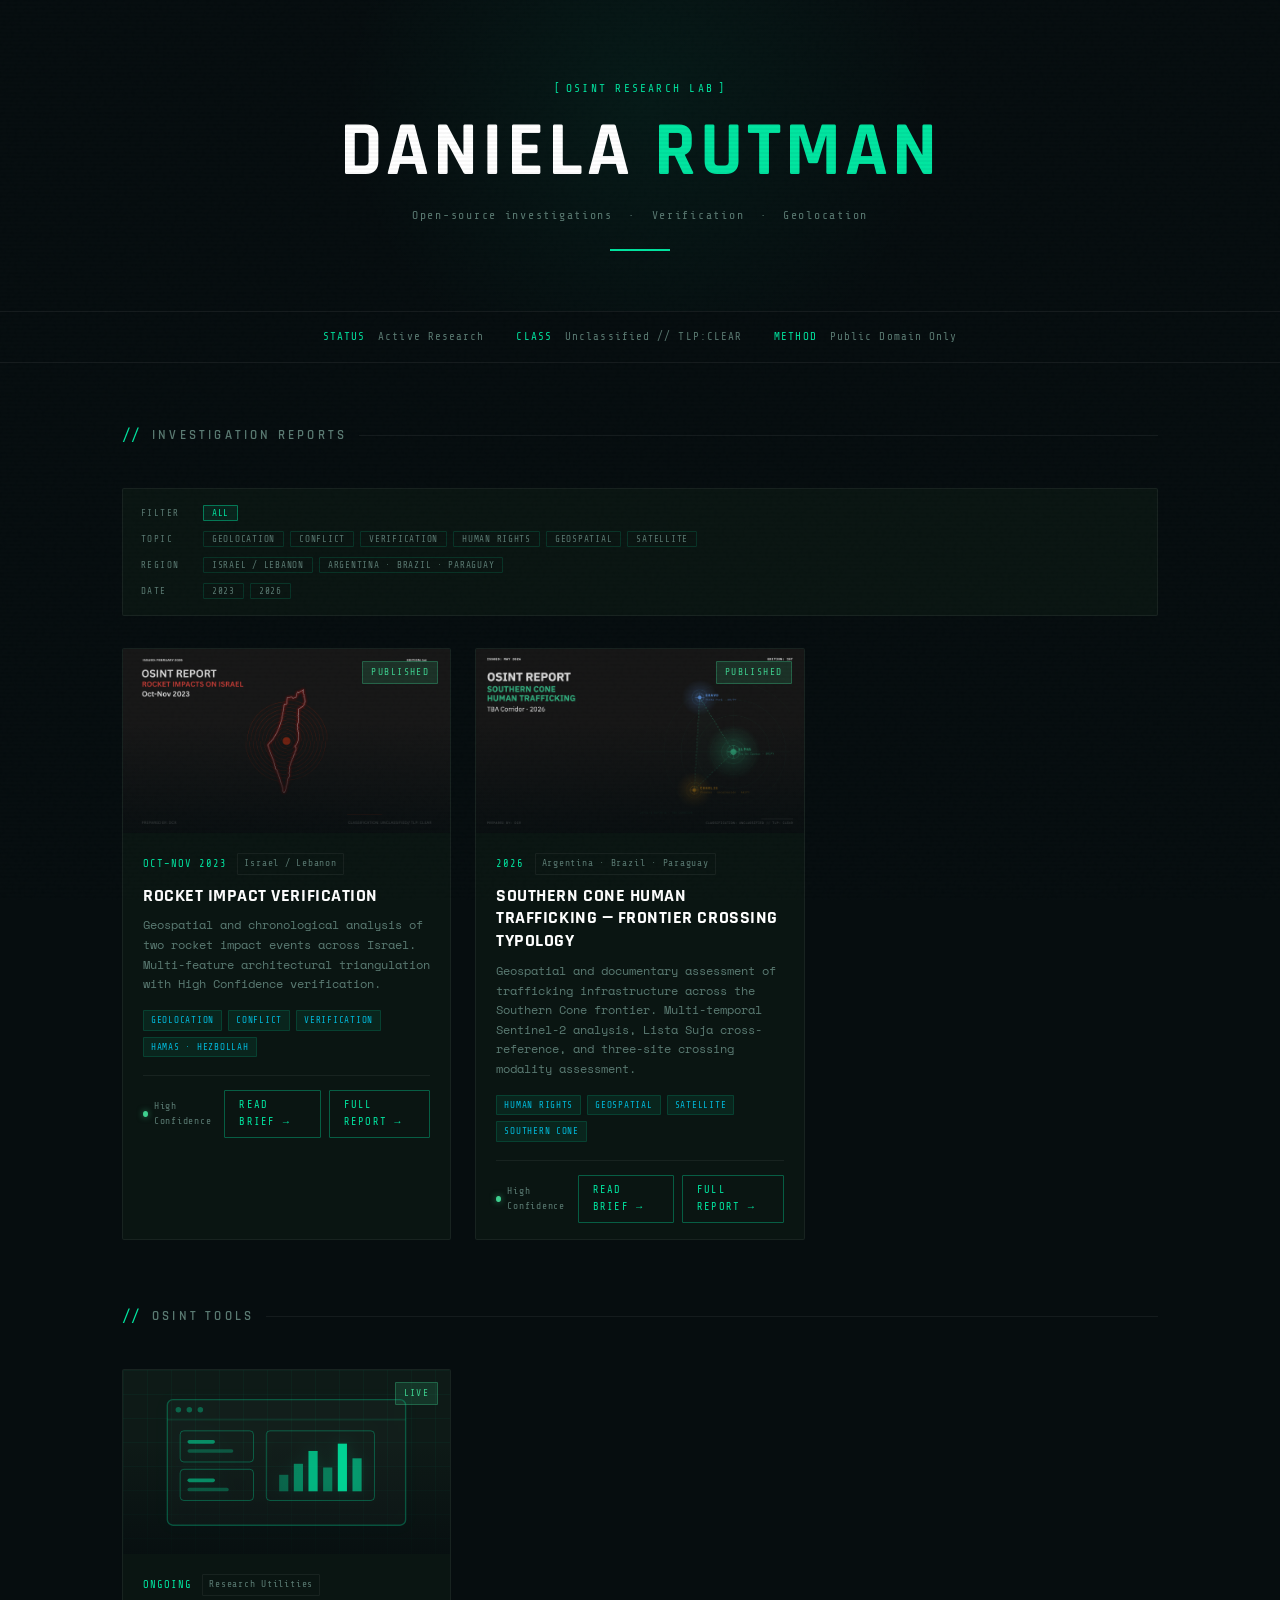
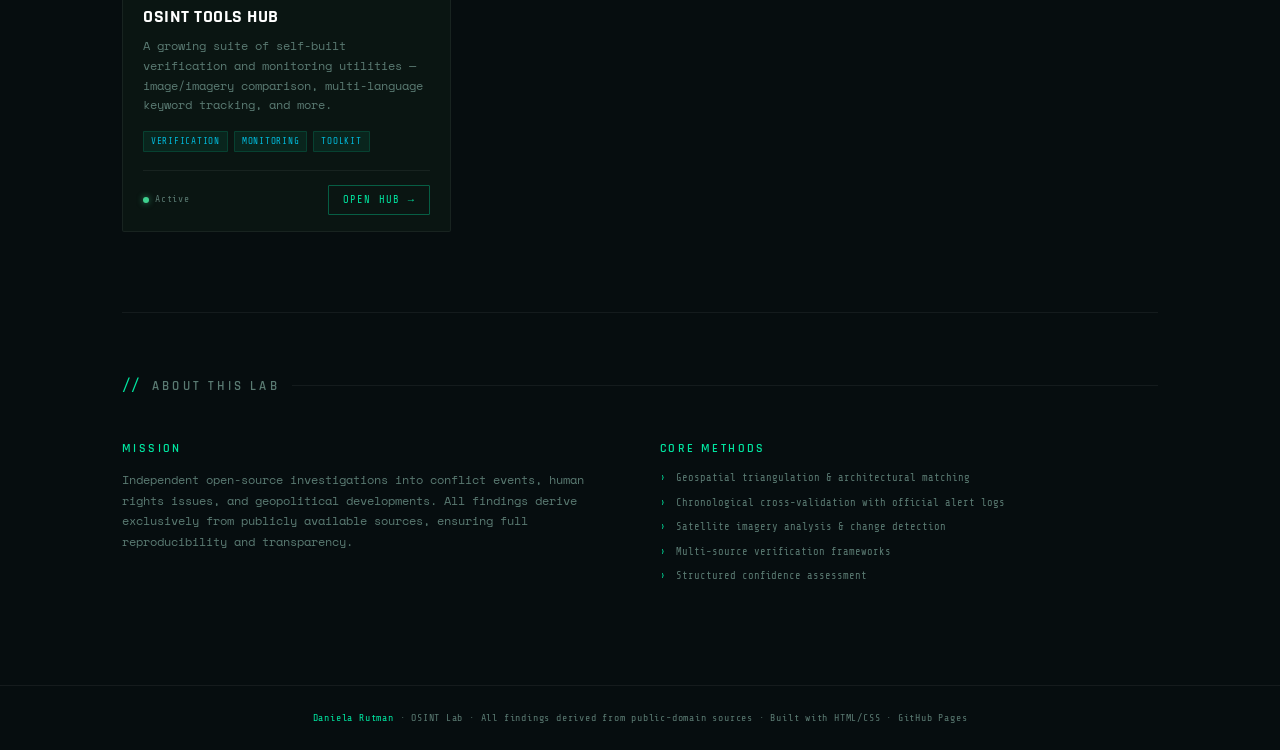
<file: docs/index.html>
<!DOCTYPE html>
<html lang="en">
<head>
  <meta charset="UTF-8" />
  <meta name="viewport" content="width=device-width, initial-scale=1.0" />
  <title>Daniela OSINT Lab</title>
  <link rel="preconnect" href="https://fonts.googleapis.com">
  <link href="https://fonts.googleapis.com/css2?family=Share+Tech+Mono&family=Rajdhani:wght@300;400;500;600;700&family=Space+Mono:ital,wght@0,400;0,700;1,400&display=swap" rel="stylesheet">
  <link rel="stylesheet" href="style.css">
</head>
<body>

  <header>
    <div class="header-tag">OSINT Research Lab</div>
    <h1>Daniela <span>Rutman</span></h1>
    <p class="header-sub">Open-source investigations &nbsp;·&nbsp; Verification &nbsp;·&nbsp; Geolocation</p>
    <div class="header-line"></div>
  </header>

  <div class="nav-strip">
    <div><span>STATUS</span> Active Research</div>
    <div><span>CLASS</span> Unclassified // TLP:CLEAR</div>
    <div><span>METHOD</span> Public Domain Only</div>
  </div>

  <main>

    <div class="section-label">
      <h2>Investigation Reports</h2>
    </div>

    <!-- Filter bar -->
    <div class="filter-bar">
      <div class="filter-row">
        <span class="filter-label">FILTER</span>
        <button class="filter-btn active" data-filter="all">All</button>
      </div>
      <div class="filter-row">
        <span class="filter-label">TOPIC</span>
        <button class="filter-btn" data-filter="geolocation">Geolocation</button>
        <button class="filter-btn" data-filter="conflict">Conflict</button>
        <button class="filter-btn" data-filter="verification">Verification</button>
        <button class="filter-btn" data-filter="human-rights">Human Rights</button>
        <button class="filter-btn" data-filter="geospatial">Geospatial</button>
        <button class="filter-btn" data-filter="satellite">Satellite</button>
      </div>
      <div class="filter-row">
        <span class="filter-label">REGION</span>
        <button class="filter-btn" data-filter="israel-lebanon">Israel / Lebanon</button>
        <button class="filter-btn" data-filter="tba">Argentina · Brazil · Paraguay</button>
      </div>
      <div class="filter-row">
        <span class="filter-label">DATE</span>
        <button class="filter-btn" data-filter="2023">2023</button>
        <button class="filter-btn" data-filter="2026">2026</button>
      </div>
    </div>

    <div class="cards-grid" id="reports-grid">

      <!-- Card 1: Israel Rocket Impacts -->
      <div class="card" data-tags="geolocation conflict verification israel-lebanon 2023">
        <div class="card-thumb">
          <img src="osint_cover.png"/>
          <div class="card-thumb-overlay"></div>
          <span class="card-status published">Published</span>
        </div>
        <div class="card-body">
          <div class="card-meta">
            <span class="card-date">OCT–NOV 2023</span>
            <span class="card-region">Israel / Lebanon</span>
          </div>
          <h3 class="card-title">Rocket Impact Verification</h3>
          <p class="card-desc">Geospatial and chronological analysis of two rocket impact events across Israel. Multi-feature architectural triangulation with High Confidence verification.</p>
          <div class="card-tags">
            <span class="tag">Geolocation</span>
            <span class="tag">Conflict</span>
            <span class="tag">Verification</span>
            <span class="tag">Hamas · Hezbollah</span>
          </div>
          <div class="card-footer">
            <div class="confidence">
              <div class="confidence-dot"></div>
              High Confidence
            </div>
            <div style="display:flex;gap:8px;">
              <a class="btn-read" href="2023-israel-rocket-impact-osint/report/brief.pdf" target="_blank">Read Brief →</a>
              <a class="btn-read" href="2023-israel-rocket-impact-osint/report/full_report.pdf" target="_blank">Full Report →</a>
            </div>
          </div>
        </div>
      </div>

      <!-- Card 2: Southern Cone Human Trafficking — TBA Corridor -->
      <div class="card" data-tags="human-rights geospatial satellite tba 2026">
        <div class="card-thumb">
          <img src="project2_cover.png" alt="Southern Cone Human Trafficking — TBA Corridor">
          <div class="card-thumb-overlay"></div>
          <span class="card-status published">Published</span>
        </div>
        <div class="card-body">
          <div class="card-meta">
            <span class="card-date">2026</span>
            <span class="card-region">Argentina · Brazil · Paraguay</span>
          </div>
          <h3 class="card-title">Southern Cone Human Trafficking — Frontier Crossing Typology</h3>
          <p class="card-desc">Geospatial and documentary assessment of trafficking infrastructure across the Southern Cone frontier. Multi-temporal Sentinel-2 analysis, Lista Suja cross-reference, and three-site crossing modality assessment.</p>
          <div class="card-tags">
            <span class="tag">Human Rights</span>
            <span class="tag">Geospatial</span>
            <span class="tag">Satellite</span>
            <span class="tag">Southern Cone</span>
          </div>
          <div class="card-footer">
            <div class="confidence">
              <div class="confidence-dot"></div>
              High Confidence
            </div>
            <div style="display:flex;gap:8px;">
              <a class="btn-read" href="southern-cone-tba-corridor/report/brief.pdf" target="_blank">Read Brief →</a>
              <a class="btn-read" href="southern-cone-tba-corridor/report/full_report.html" target="_blank">Full Report →</a>
            </div>
          </div>
        </div>
      </div>

    </div>

    <div class="section-label tools-section-label">
      <h2>OSINT Tools</h2>
    </div>

    <div class="cards-grid">

      <!-- Tool card: OSINT Tools Hub -->
      <div class="card">
        <div class="card-thumb tools-thumb">
          <svg class="tools-thumb-icon" viewBox="0 0 300 169" fill="none" xmlns="http://www.w3.org/2000/svg">
            <rect x="20" y="16" width="260" height="137" rx="6" fill="rgba(255,255,255,0.02)" stroke="currentColor" stroke-opacity="0.3" stroke-width="1.5"/>
            <line x1="20" y1="38" x2="280" y2="38" stroke="currentColor" stroke-opacity="0.18" stroke-width="1"/>
            <circle cx="32" cy="27" r="3" fill="currentColor" fill-opacity="0.35"/>
            <circle cx="44" cy="27" r="3" fill="currentColor" fill-opacity="0.35"/>
            <circle cx="56" cy="27" r="3" fill="currentColor" fill-opacity="0.35"/>

            <rect x="34" y="50" width="80" height="34" rx="4" stroke="currentColor" stroke-opacity="0.35" stroke-width="1"/>
            <rect x="42" y="60" width="30" height="4" rx="2" fill="currentColor" fill-opacity="0.55"/>
            <rect x="42" y="70" width="50" height="4" rx="2" fill="currentColor" fill-opacity="0.28"/>

            <rect x="34" y="92" width="80" height="34" rx="4" stroke="currentColor" stroke-opacity="0.35" stroke-width="1"/>
            <rect x="42" y="102" width="30" height="4" rx="2" fill="currentColor" fill-opacity="0.55"/>
            <rect x="42" y="112" width="45" height="4" rx="2" fill="currentColor" fill-opacity="0.28"/>

            <rect x="128" y="50" width="118" height="76" rx="4" stroke="currentColor" stroke-opacity="0.35" stroke-width="1"/>
            <rect x="142" y="98" width="10" height="18" fill="currentColor" fill-opacity="0.35"/>
            <rect x="158" y="86" width="10" height="30" fill="currentColor" fill-opacity="0.5"/>
            <rect x="174" y="72" width="10" height="44" fill="currentColor" fill-opacity="0.75"/>
            <rect x="190" y="90" width="10" height="26" fill="currentColor" fill-opacity="0.45"/>
            <rect x="206" y="64" width="10" height="52" fill="currentColor" fill-opacity="0.9"/>
            <rect x="222" y="80" width="10" height="36" fill="currentColor" fill-opacity="0.6"/>
          </svg>
          <div class="card-thumb-overlay"></div>
          <span class="card-status published">Live</span>
        </div>
        <div class="card-body">
          <div class="card-meta">
            <span class="card-date">ONGOING</span>
            <span class="card-region">Research Utilities</span>
          </div>
          <h3 class="card-title">OSINT Tools Hub</h3>
          <p class="card-desc">A growing suite of self-built verification and monitoring utilities — image/imagery comparison, multi-language keyword tracking, and more.</p>
          <div class="card-tags">
            <span class="tag">Verification</span>
            <span class="tag">Monitoring</span>
            <span class="tag">Toolkit</span>
          </div>
          <div class="card-footer">
            <div class="confidence">
              <div class="confidence-dot"></div>
              Active
            </div>
            <a class="btn-read" href="osint-tools-hub/index.html" target="_blank">Open Hub →</a>
          </div>
        </div>
      </div>

    </div>

    <!-- About -->
    <div class="about-section">
      <div class="section-label">
        <h2>About This Lab</h2>
      </div>
      <div class="about-grid">
        <div class="about-block">
          <h3>Mission</h3>
          <p>Independent open-source investigations into conflict events, human rights issues, and geopolitical developments. All findings derive exclusively from publicly available sources, ensuring full reproducibility and transparency.</p>
        </div>
        <div class="about-block">
          <h3>Core Methods</h3>
          <ul class="method-list">
            <li>Geospatial triangulation & architectural matching</li>
            <li>Chronological cross-validation with official alert logs</li>
            <li>Satellite imagery analysis & change detection</li>
            <li>Multi-source verification frameworks</li>
            <li>Structured confidence assessment</li>
          </ul>
        </div>
      </div>
    </div>

  </main>

  <footer>
    <span>Daniela Rutman</span> · OSINT Lab · All findings derived from public-domain sources · Built with HTML/CSS · GitHub Pages
  </footer>

  <script>
    const filterBtns = document.querySelectorAll('.filter-btn');
    const cards = document.querySelectorAll('#reports-grid .card');
    const activeFilters = new Set();

    filterBtns.forEach(btn => {
      btn.addEventListener('click', () => {
        const f = btn.dataset.filter;
        if (f === 'all') {
          activeFilters.clear();
          filterBtns.forEach(b => b.classList.remove('active'));
          btn.classList.add('active');
        } else {
          document.querySelector('[data-filter="all"]').classList.remove('active');
          if (activeFilters.has(f)) { activeFilters.delete(f); btn.classList.remove('active'); }
          else                       { activeFilters.add(f);    btn.classList.add('active'); }
          if (activeFilters.size === 0) document.querySelector('[data-filter="all"]').classList.add('active');
        }
        cards.forEach(card => {
          if (activeFilters.size === 0) { card.style.display = ''; return; }
          const tags = (card.dataset.tags || '').split(' ');
          card.style.display = [...activeFilters].some(t => tags.includes(t)) ? '' : 'none';
        });
      });
    });
  </script>
</body>
</html>
</file>
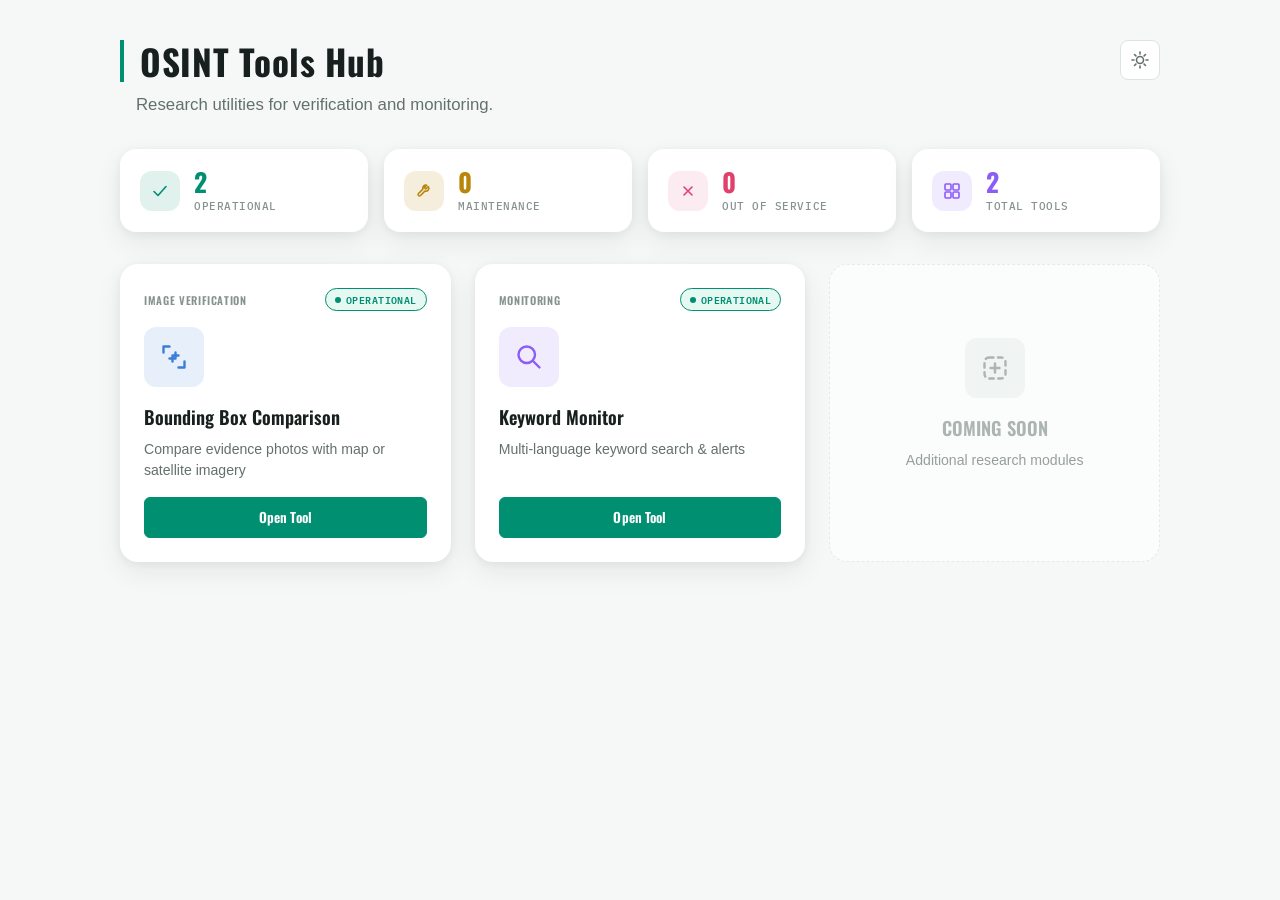
<file: docs/osint-tools-hub/index.html>
<!DOCTYPE html>
<html lang="en">
<head>
    <meta charset="UTF-8">
    <meta name="viewport" content="width=device-width, initial-scale=1.0">
    <title>OSINT Tools Hub</title>
    <link rel="stylesheet" href="fonts/fonts.css">
    <link rel="stylesheet" href="style.css">
    <script>
        // Applied before paint so the page never flashes the wrong theme.
        (function () {
            var saved = localStorage.getItem('osint_theme');
            if (saved === 'light' || saved === 'dark') {
                document.documentElement.setAttribute('data-theme', saved);
            }
        })();
    </script>
</head>
<body>
    <div class="container">
        <header>
            <div class="header-top">
                <div>
                    <h1>OSINT Tools Hub</h1>
                    <p class="subtitle">Research utilities for verification and monitoring.</p>
                </div>
                <button class="theme-toggle" id="theme-toggle" type="button" aria-label="Toggle light/dark theme">
                    <svg class="icon-sun" viewBox="0 0 20 20" fill="none" stroke="currentColor" stroke-width="1.6" stroke-linecap="round">
                        <circle cx="10" cy="10" r="3.5"/>
                        <path d="M10 2v2M10 16v2M18 10h-2M4 10H2M15.5 4.5l-1.4 1.4M5.9 14.1l-1.4 1.4M15.5 15.5l-1.4-1.4M5.9 5.9L4.5 4.5"/>
                    </svg>
                    <svg class="icon-moon" viewBox="0 0 20 20" fill="none" stroke="currentColor" stroke-width="1.6" stroke-linecap="round" stroke-linejoin="round">
                        <path d="M17 11.5A7 7 0 1 1 8.5 3a5.5 5.5 0 0 0 8.5 8.5z"/>
                    </svg>
                </button>
            </div>
        </header>

        <div class="stats-row" id="stats-row"></div>

        <main class="tools-grid" id="tools-grid"></main>
    </div>

    <script src="script.js"></script>
</body>
</html>
</file>
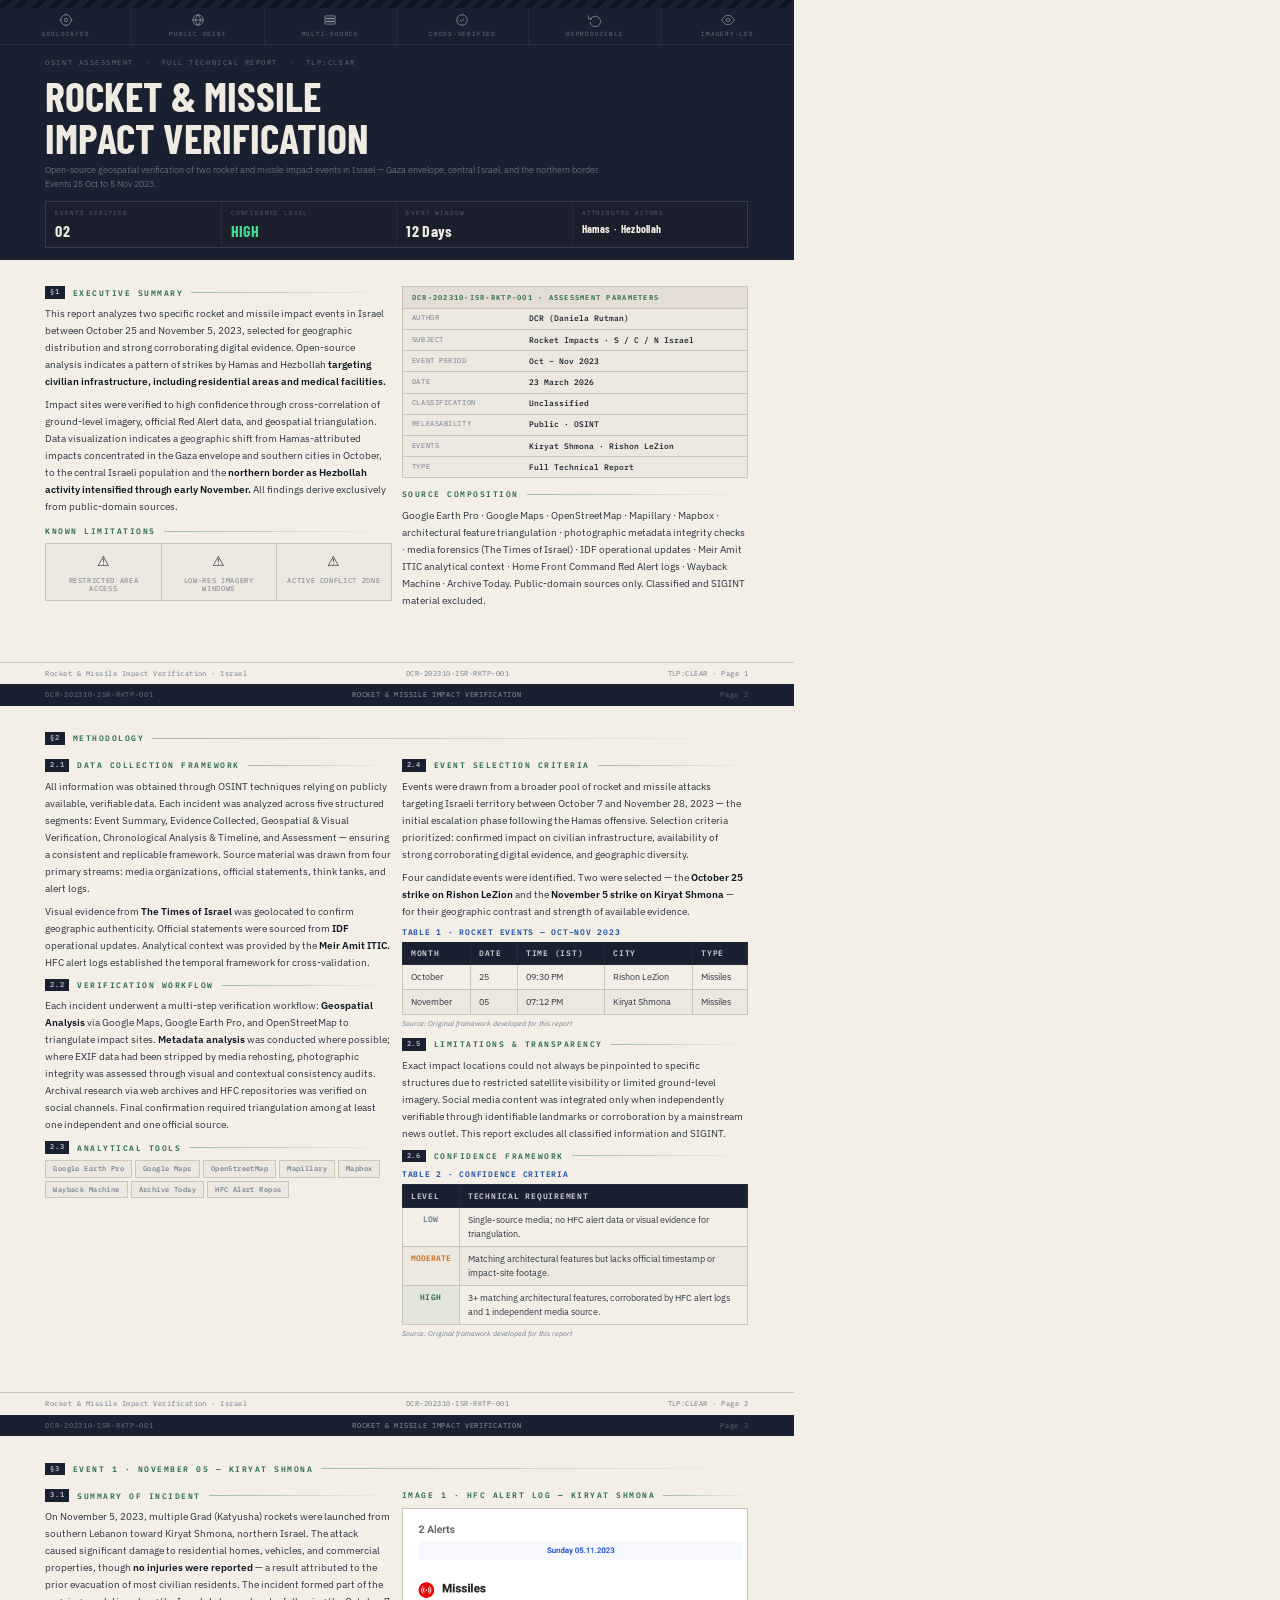
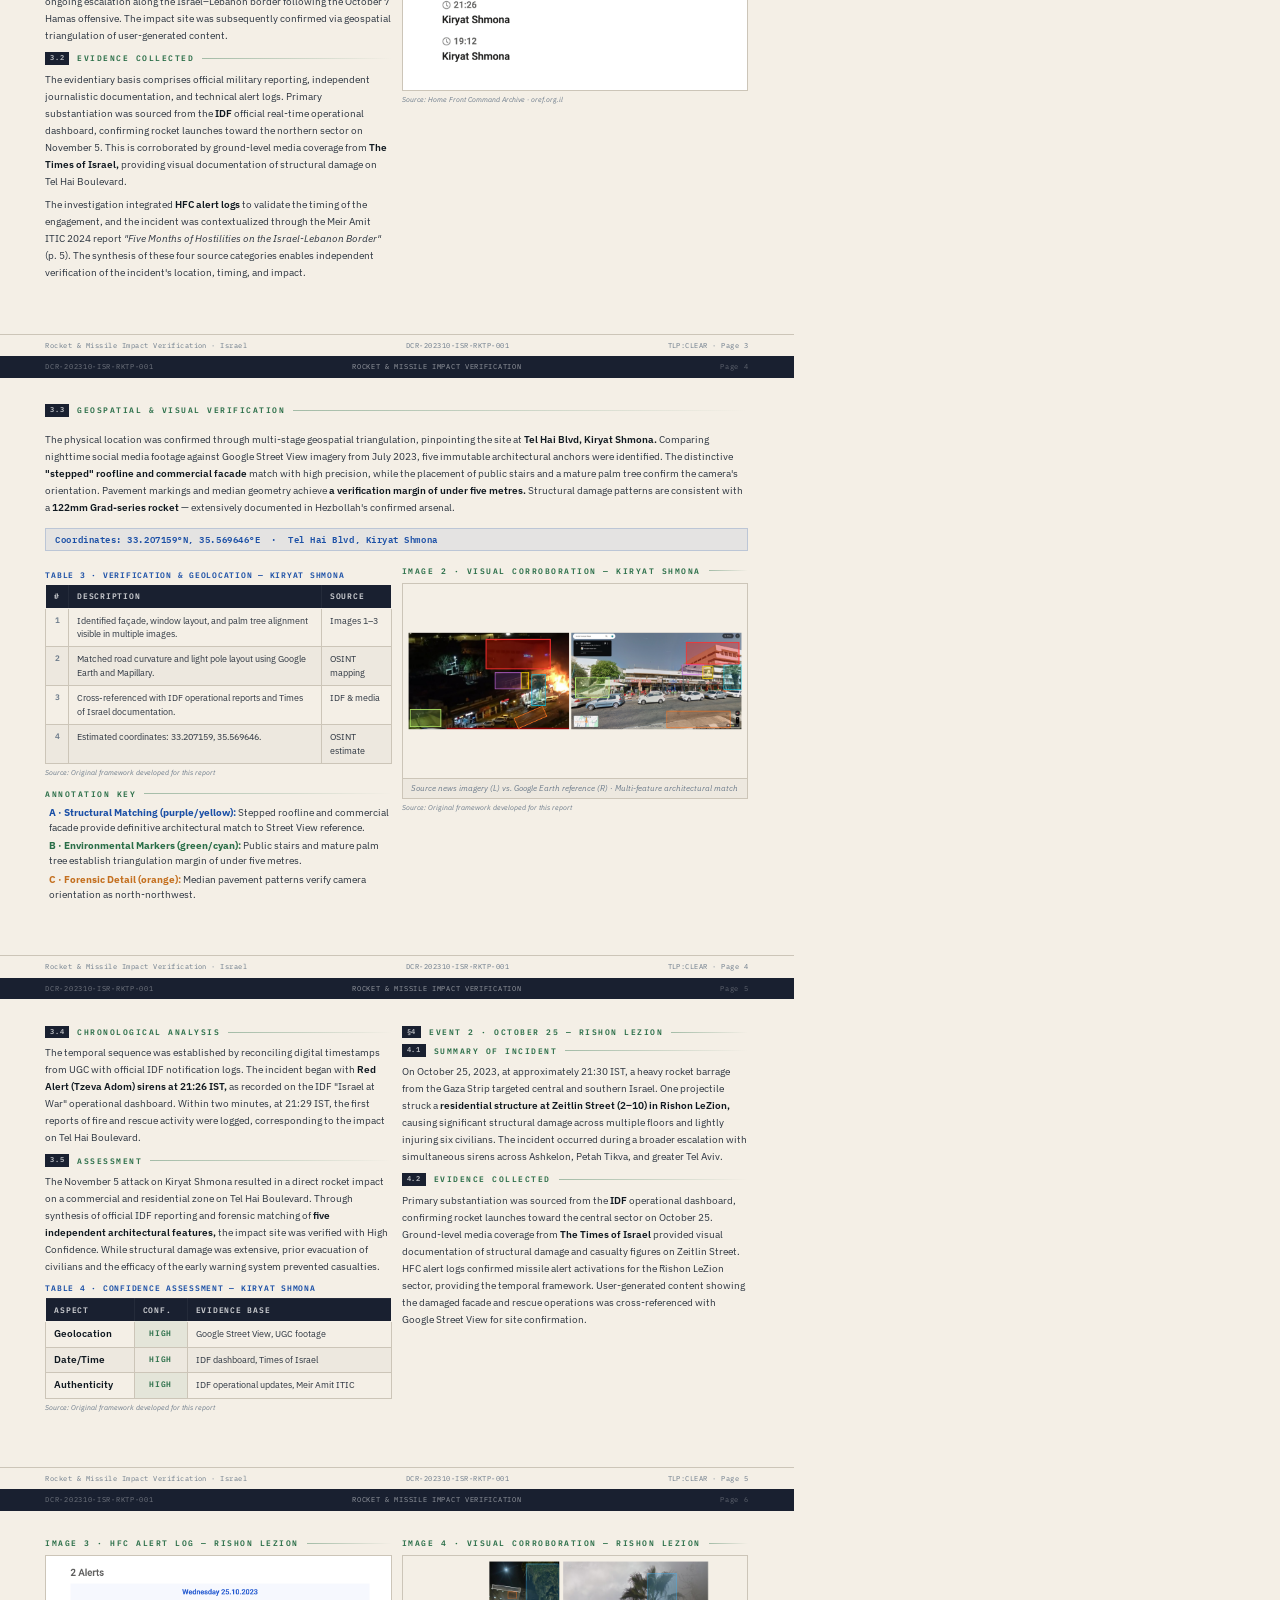
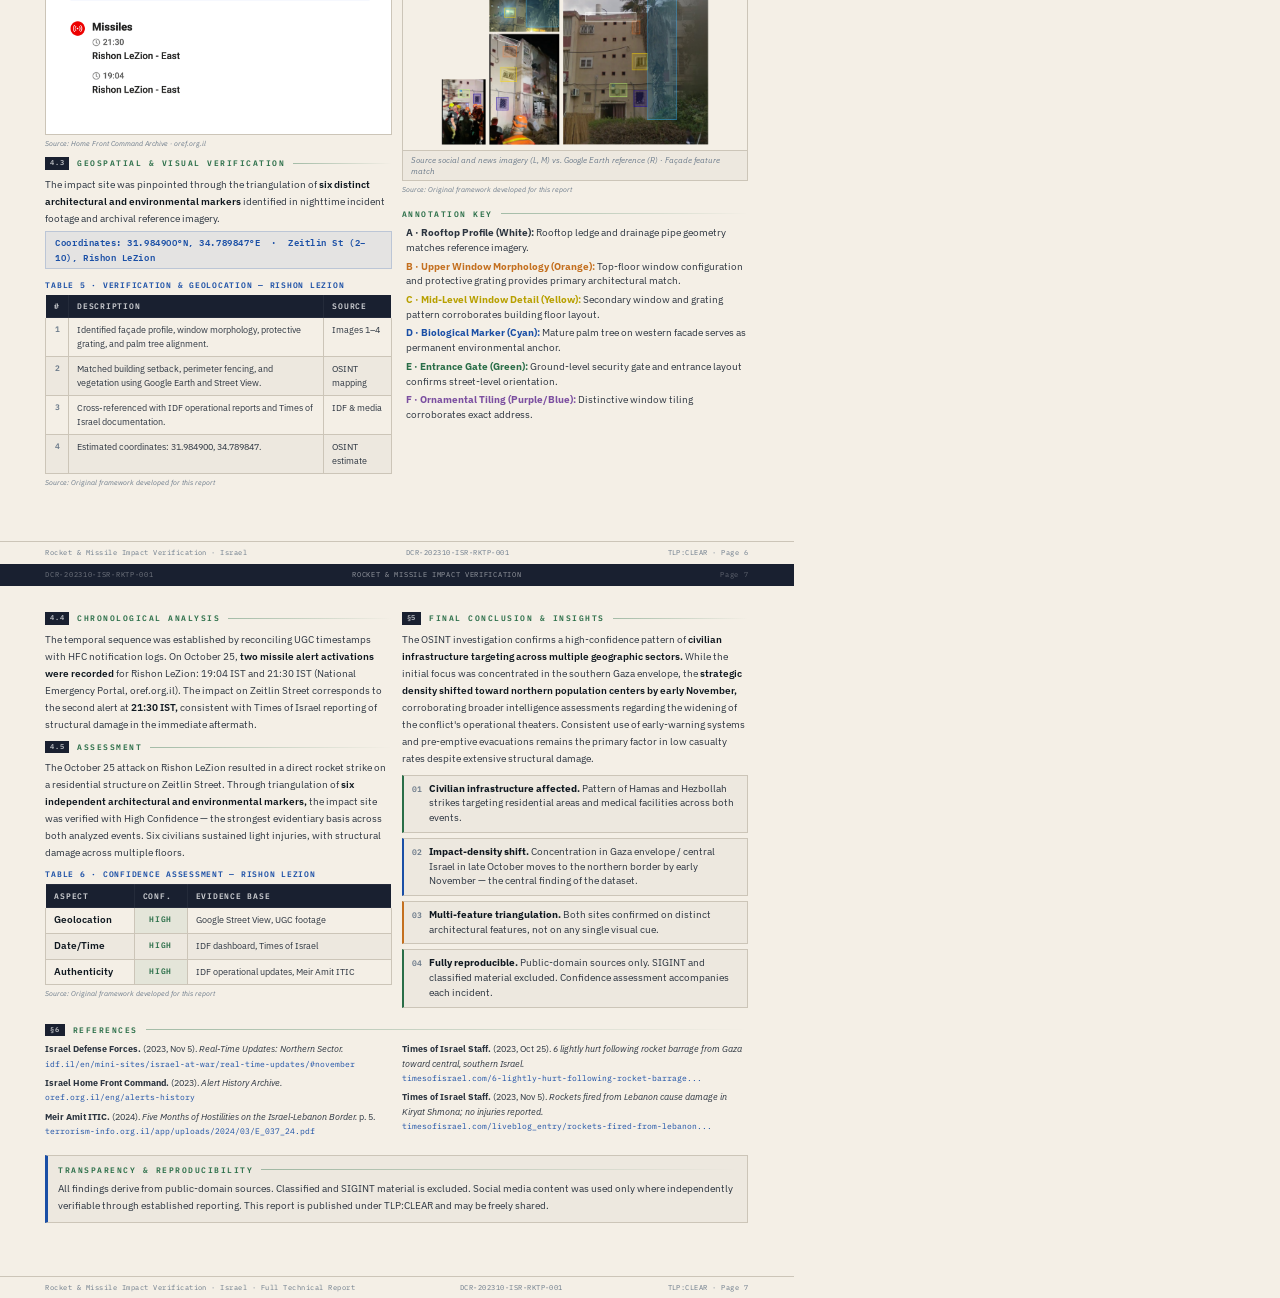
<file: docs/2023-israel-rocket-impact-osint/report/DCR-202310-ISR-RKTP-001_full.html>
<!DOCTYPE html>
<html lang="en">
<head>
<meta charset="UTF-8">
<title>DCR-202310-ISR-RKTP-001 · Rocket &amp; Missile Impact Verification</title>
<link href="https://fonts.googleapis.com/css2?family=Barlow+Condensed:wght@400;600;700&family=IBM+Plex+Mono:wght@300;400;500;600&family=IBM+Plex+Sans:ital,wght@0,300;0,400;0,500;0,600;1,300&display=swap" rel="stylesheet">
<style>
:root {
  --bg:#f4efe6; --bg2:#ede8df; --bg3:#e4ddd3;
  --dark:#192030; --dark2:#0f1520;
  --border:#ccc5b8; --border2:#b0a898;
  --accent:#2a6e48; --accent2:#1a4fa6; --warn:#c47020;
  --text:#2c3540; --dim:#6b7a8a; --bright:#0f1820;
  --off:#f0ebe2;
  --mono:'IBM Plex Mono',monospace;
  --sans:'IBM Plex Sans',sans-serif;
  --disp:'Barlow Condensed',sans-serif;
}
*{margin:0;padding:0;box-sizing:border-box;}
html,body{background:var(--bg);color:var(--text);font-family:var(--sans);font-size:10.5px;line-height:1.65;-webkit-print-color-adjust:exact;print-color-adjust:exact;}

.page{width:210mm;background:var(--bg);page-break-after:always;}
.page:last-child{page-break-after:avoid;}

/* HAZARD STRIPE */
.stripe{height:8px;background:repeating-linear-gradient(-45deg,var(--dark) 0,var(--dark) 6px,var(--dark2) 6px,var(--dark2) 12px);}

/* ICON ROW */
.icons{display:grid;grid-template-columns:repeat(6,1fr);background:var(--dark);border-bottom:1px solid rgba(255,255,255,0.07);}
.ic{display:flex;flex-direction:column;align-items:center;justify-content:center;padding:5px 3px;border-right:1px solid rgba(255,255,255,0.06);gap:3px;}
.ic:last-child{border-right:none;}
.ic svg{width:14px;height:14px;}
.ic span{font-family:var(--mono);font-size:5.5px;letter-spacing:.14em;color:rgba(255,255,255,.38);text-transform:uppercase;text-align:center;}

/* COVER HEADER */
.cover-hdr{background:var(--dark);padding:12px 12mm 12px;}
.cclass{font-family:var(--mono);font-size:7px;letter-spacing:.22em;color:rgba(255,255,255,.35);text-transform:uppercase;margin-bottom:5px;}
.ctitle{font-family:var(--disp);font-size:42px;font-weight:700;color:var(--off);line-height:1;text-transform:uppercase;margin-bottom:5px;}
.csub{font-size:9px;color:rgba(255,255,255,.45);font-weight:300;line-height:1.6;max-width:150mm;margin-bottom:10px;}
.metrics{display:grid;grid-template-columns:repeat(4,1fr);gap:1px;background:rgba(255,255,255,.05);border:1px solid rgba(255,255,255,.07);}
.mbox{padding:7px 9px;background:rgba(0,0,0,.28);}
.mlbl{font-family:var(--mono);font-size:6px;letter-spacing:.14em;color:rgba(255,255,255,.3);text-transform:uppercase;margin-bottom:3px;}
.mval{font-family:var(--disp);font-size:16px;font-weight:700;color:var(--off);letter-spacing:.02em;line-height:1.1;}
.mval.hi{color:#3edf8e;}
.mval.sm{font-size:11px;line-height:1.3;}

/* PARAMS TABLE */
.params{border:1px solid var(--border);background:var(--bg2);}
.params-ttl{font-family:var(--mono);font-size:7px;font-weight:600;letter-spacing:.18em;color:var(--accent);text-transform:uppercase;padding:5px 9px 4px;border-bottom:1px solid var(--border);background:var(--bg3);}
.pr{display:grid;grid-template-columns:30mm 1fr;gap:4px;padding:3.5px 9px;border-bottom:1px solid var(--border);}
.pr:last-child{border-bottom:none;}
.pk{font-family:var(--mono);font-size:7px;color:var(--dim);letter-spacing:.08em;text-transform:uppercase;}
.pv{font-family:var(--mono);font-size:8px;color:var(--bright);font-weight:500;}

/* PAGE HEADER (p2+) */
.phdr{background:var(--dark);padding:5px 12mm;display:flex;justify-content:space-between;align-items:center;}
.phdr span{font-family:var(--mono);font-size:7px;letter-spacing:.1em;}
.phdr .pid{color:rgba(255,255,255,.38);}
.phdr .pttl{color:rgba(255,255,255,.55);text-transform:uppercase;}
.phdr .pnum{color:rgba(255,255,255,.3);}

/* CONTENT */
.content{padding:7mm 12mm 6mm;display:flex;flex-direction:column;gap:8px;}
.two{display:grid;grid-template-columns:1fr 1fr;gap:10px;align-items:start;}
.col{display:flex;flex-direction:column;gap:8px;}

/* SECTION LABEL */
.sl{font-family:var(--mono);font-size:7.5px;font-weight:600;letter-spacing:.2em;color:var(--accent);text-transform:uppercase;display:flex;align-items:center;gap:8px;margin-bottom:6px;}
.sl::after{content:'';flex:1;height:1px;background:linear-gradient(to right,rgba(42,110,72,.4),transparent);}
.sn{background:var(--dark);color:rgba(255,255,255,.7);font-family:var(--mono);font-size:6.5px;padding:1px 5px;letter-spacing:.1em;flex-shrink:0;}

/* PROSE */
.p{font-size:10px;line-height:1.7;color:var(--text);}
.p+.p{margin-top:6px;}
.p strong{color:var(--bright);font-weight:600;}

/* METHOD TAGS */
.mtags{display:flex;flex-wrap:wrap;gap:3px;margin-bottom:5px;}
.mt{font-family:var(--mono);font-size:7px;font-weight:500;letter-spacing:.06em;padding:2px 7px;border:1px solid var(--border);color:var(--dim);background:var(--bg2);}

/* TABLES */
.tw{margin-top:4px;}
.tt{font-family:var(--mono);font-size:7.5px;color:var(--accent2);letter-spacing:.1em;font-weight:600;margin-bottom:3px;text-transform:uppercase;}
.ts{font-family:var(--sans);font-size:7px;font-style:italic;color:var(--dim);margin-top:3px;}
table{width:100%;border-collapse:collapse;font-size:9px;}
th{background:var(--dark);color:rgba(255,255,255,.78);font-family:var(--mono);font-size:7.5px;font-weight:600;letter-spacing:.1em;text-transform:uppercase;padding:5px 8px;text-align:left;border:1px solid rgba(255,255,255,.05);}
td{padding:5px 8px;border:1px solid var(--border);vertical-align:top;line-height:1.55;}
tr:nth-child(even) td{background:var(--bg2);}
td.step{font-family:var(--mono);font-size:8px;font-weight:600;color:var(--dim);text-align:center;width:12px;}
td.ca{font-weight:600;font-size:9.5px;color:var(--bright);}
td.ch{font-family:var(--mono);font-size:8px;font-weight:600;letter-spacing:.08em;text-align:center;white-space:nowrap;color:var(--accent);background:rgba(42,110,72,.08);}
td.cmod{font-family:var(--mono);font-size:8px;font-weight:600;text-align:center;white-space:nowrap;color:var(--warn);background:rgba(196,112,32,.06);}
td.clo{font-family:var(--mono);font-size:8px;font-weight:600;text-align:center;white-space:nowrap;color:var(--dim);}

/* IMAGES */
.img-wrap{border:1px solid var(--border);overflow:hidden;}
.img-wrap img{width:100%;display:block;}
.ic-cap{font-family:var(--sans);font-size:7.5px;font-style:italic;color:var(--dim);padding:4px 8px;background:var(--bg2);border-top:1px solid var(--border);line-height:1.4;}
.isrc{font-family:var(--sans);font-size:7px;font-style:italic;color:var(--dim);margin-top:3px;}

/* COORDS */
.coords{display:inline-block;background:rgba(26,79,166,.07);border:1px solid rgba(26,79,166,.2);padding:3px 9px;font-family:var(--mono);font-size:9px;color:var(--accent2);font-weight:600;letter-spacing:.06em;margin:4px 0 6px;}

/* ANNOTATIONS */
.al{list-style:none;display:flex;flex-direction:column;gap:4px;}
.al li{font-size:9.5px;line-height:1.55;padding-left:4px;}

/* FINDINGS */
.finds{display:flex;flex-direction:column;gap:5px;}
.find{display:flex;gap:7px;padding:6px 8px;background:var(--bg2);border:1px solid var(--border);border-left:2px solid var(--accent);}
.find.b2{border-left-color:var(--accent2);}
.find.b3{border-left-color:var(--warn);}
.fn{font-family:var(--mono);font-size:8px;font-weight:600;color:var(--dim);flex-shrink:0;padding-top:1px;}
.ft{font-size:9.5px;line-height:1.55;}
.ft strong{color:var(--bright);}

/* LIMITS */
.lims{display:grid;grid-template-columns:repeat(3,1fr);gap:1px;background:var(--border);border:1px solid var(--border);}
.lb{background:var(--bg2);padding:6px 8px;display:flex;flex-direction:column;align-items:center;gap:3px;text-align:center;}
.lb .icon{font-size:14px;}
.lb .lbl{font-family:var(--mono);font-size:6.5px;color:var(--dim);letter-spacing:.1em;text-transform:uppercase;line-height:1.35;}

/* CONCL BOX */
.concl{padding:8px 10px;background:var(--bg2);border:1px solid var(--border);border-left:3px solid var(--accent2);}

/* REFS */
.ref{font-size:9px;line-height:1.6;}
.ref+.ref{margin-top:5px;}

/* FOOTER */
.pftr{border-top:1px solid var(--border);padding:5px 12mm;display:flex;justify-content:space-between;font-family:var(--mono);font-size:7px;color:var(--dim);letter-spacing:.07em;margin-top:8mm;}

@media print{
  html,body{width:210mm;background:var(--bg);}
  .page{width:210mm;}
  @page{size:A4;margin:0;}
}
</style>
</head>
<body>

<!-- PAGE 1: COVER -->
<div class="page">
  <div class="stripe"></div>
  <div class="icons">
    <div class="ic"><svg viewBox="0 0 24 24" fill="none" stroke="rgba(255,255,255,.45)" stroke-width="1.5"><circle cx="12" cy="12" r="9"/><circle cx="12" cy="12" r="3"/><line x1="12" y1="3" x2="12" y2="1"/><line x1="12" y1="23" x2="12" y2="21"/><line x1="3" y1="12" x2="1" y2="12"/><line x1="23" y1="12" x2="21" y2="12"/></svg><span>Geolocated</span></div>
    <div class="ic"><svg viewBox="0 0 24 24" fill="none" stroke="rgba(255,255,255,.45)" stroke-width="1.5"><circle cx="12" cy="12" r="9"/><path d="M12 3c-2.5 3-4 5.7-4 9s1.5 6 4 9"/><path d="M12 3c2.5 3 4 5.7 4 9s-1.5 6-4 9"/><line x1="3" y1="12" x2="21" y2="12"/></svg><span>Public OSINT</span></div>
    <div class="ic"><svg viewBox="0 0 24 24" fill="none" stroke="rgba(255,255,255,.45)" stroke-width="1.5"><rect x="3" y="15" width="18" height="4" rx="1"/><rect x="3" y="10" width="18" height="4" rx="1"/><rect x="3" y="5" width="18" height="4" rx="1"/></svg><span>Multi-Source</span></div>
    <div class="ic"><svg viewBox="0 0 24 24" fill="none" stroke="rgba(255,255,255,.45)" stroke-width="1.5"><circle cx="12" cy="12" r="9"/><polyline points="8,12 11,15 16,9"/></svg><span>Cross-Verified</span></div>
    <div class="ic"><svg viewBox="0 0 24 24" fill="none" stroke="rgba(255,255,255,.45)" stroke-width="1.5"><polyline points="1,4 1,10 7,10"/><path d="M3.51 15a9 9 0 1 0 .49-3.51"/></svg><span>Reproducible</span></div>
    <div class="ic"><svg viewBox="0 0 24 24" fill="none" stroke="rgba(255,255,255,.45)" stroke-width="1.5"><path d="M1 12s4-8 11-8 11 8 11 8-4 8-11 8-11-8-11-8z"/><circle cx="12" cy="12" r="3"/></svg><span>Imagery-Led</span></div>
  </div>
  <div class="cover-hdr">
    <div class="cclass">OSINT Assessment &nbsp;·&nbsp; Full Technical Report &nbsp;·&nbsp; TLP:CLEAR</div>
    <div class="ctitle">Rocket &amp; Missile<br>Impact Verification</div>
    <div class="csub">Open-source geospatial verification of two rocket and missile impact events in Israel — Gaza envelope, central Israel, and the northern border. Events 25 Oct to 5 Nov 2023.</div>
    <div class="metrics">
      <div class="mbox"><div class="mlbl">Events Verified</div><div class="mval">02</div></div>
      <div class="mbox"><div class="mlbl">Confidence Level</div><div class="mval hi">HIGH</div></div>
      <div class="mbox"><div class="mlbl">Event Window</div><div class="mval">12 Days</div></div>
      <div class="mbox"><div class="mlbl">Attributed Actors</div><div class="mval sm">Hamas &nbsp;·&nbsp; Hezbollah</div></div>
    </div>
  </div>

  <div class="content">
    <div class="two">
      <div>
        <div class="sl"><span class="sn">§1</span> Executive Summary</div>
        <p class="p">This report analyzes two specific rocket and missile impact events in Israel between October 25 and November 5, 2023, selected for geographic distribution and strong corroborating digital evidence. Open-source analysis indicates a pattern of strikes by Hamas and Hezbollah <strong>targeting civilian infrastructure, including residential areas and medical facilities.</strong></p>
        <p class="p">Impact sites were verified to high confidence through cross-correlation of ground-level imagery, official Red Alert data, and geospatial triangulation. Data visualization indicates a geographic shift from Hamas-attributed impacts concentrated in the Gaza envelope and southern cities in October, to the central Israeli population and the <strong>northern border as Hezbollah activity intensified through early November.</strong> All findings derive exclusively from public-domain sources.</p>
        <div class="sl" style="margin-top:10px;">Known Limitations</div>
        <div class="lims">
          <div class="lb"><div class="icon">⚠</div><div class="lbl">Restricted Area Access</div></div>
          <div class="lb"><div class="icon">⚠</div><div class="lbl">Low-Res Imagery Windows</div></div>
          <div class="lb"><div class="icon">⚠</div><div class="lbl">Active Conflict Zone</div></div>
        </div>
      </div>
      <div>
        <div class="params">
          <div class="params-ttl">DCR-202310-ISR-RKTP-001 · Assessment Parameters</div>
          <div class="pr"><div class="pk">Author</div><div class="pv">DCR (Daniela Rutman)</div></div>
          <div class="pr"><div class="pk">Subject</div><div class="pv">Rocket Impacts · S / C / N Israel</div></div>
          <div class="pr"><div class="pk">Event Period</div><div class="pv">Oct – Nov 2023</div></div>
          <div class="pr"><div class="pk">Date</div><div class="pv">23 March 2026</div></div>
          <div class="pr"><div class="pk">Classification</div><div class="pv">Unclassified</div></div>
          <div class="pr"><div class="pk">Releasability</div><div class="pv">Public · OSINT</div></div>
          <div class="pr"><div class="pk">Events</div><div class="pv">Kiryat Shmona · Rishon LeZion</div></div>
          <div class="pr"><div class="pk">Type</div><div class="pv">Full Technical Report</div></div>
        </div>
        <div class="sl" style="margin-top:10px;">Source Composition</div>
        <p class="p">Google Earth Pro · Google Maps · OpenStreetMap · Mapillary · Mapbox · architectural feature triangulation · photographic metadata integrity checks · media forensics (The Times of Israel) · IDF operational updates · Meir Amit ITIC analytical context · Home Front Command Red Alert logs · Wayback Machine · Archive Today. Public-domain sources only. Classified and SIGINT material excluded.</p>
      </div>
    </div>
  </div>
  <div class="pftr">
    <span>Rocket &amp; Missile Impact Verification · Israel</span>
    <span>DCR-202310-ISR-RKTP-001</span>
    <span>TLP:CLEAR · Page 1</span>
  </div>
</div>


<!-- PAGE 2: METHODOLOGY -->
<div class="page">
  <div class="phdr"><span class="pid">DCR-202310-ISR-RKTP-001</span><span class="pttl">Rocket &amp; Missile Impact Verification</span><span class="pnum">Page 2</span></div>
  <div class="content">
    <div class="sl"><span class="sn">§2</span> Methodology</div>
    <div class="two">
      <div class="col">
        <div>
          <div class="sl"><span class="sn">2.1</span> Data Collection Framework</div>
          <p class="p">All information was obtained through OSINT techniques relying on publicly available, verifiable data. Each incident was analyzed across five structured segments: Event Summary, Evidence Collected, Geospatial &amp; Visual Verification, Chronological Analysis &amp; Timeline, and Assessment — ensuring a consistent and replicable framework. Source material was drawn from four primary streams: media organizations, official statements, think tanks, and alert logs.</p>
          <p class="p">Visual evidence from <strong>The Times of Israel</strong> was geolocated to confirm geographic authenticity. Official statements were sourced from <strong>IDF</strong> operational updates. Analytical context was provided by the <strong>Meir Amit ITIC.</strong> HFC alert logs established the temporal framework for cross-validation.</p>
        </div>
        <div>
          <div class="sl"><span class="sn">2.2</span> Verification Workflow</div>
          <p class="p">Each incident underwent a multi-step verification workflow: <strong>Geospatial Analysis</strong> via Google Maps, Google Earth Pro, and OpenStreetMap to triangulate impact sites. <strong>Metadata analysis</strong> was conducted where possible; where EXIF data had been stripped by media rehosting, photographic integrity was assessed through visual and contextual consistency audits. Archival research via web archives and HFC repositories was verified on social channels. Final confirmation required triangulation among at least one independent and one official source.</p>
        </div>
        <div>
          <div class="sl"><span class="sn">2.3</span> Analytical Tools</div>
          <div class="mtags"><span class="mt">Google Earth Pro</span><span class="mt">Google Maps</span><span class="mt">OpenStreetMap</span><span class="mt">Mapillary</span><span class="mt">Mapbox</span><span class="mt">Wayback Machine</span><span class="mt">Archive Today</span><span class="mt">HFC Alert Repos</span></div>
        </div>
      </div>
      <div class="col">
        <div>
          <div class="sl"><span class="sn">2.4</span> Event Selection Criteria</div>
          <p class="p">Events were drawn from a broader pool of rocket and missile attacks targeting Israeli territory between October 7 and November 28, 2023 — the initial escalation phase following the Hamas offensive. Selection criteria prioritized: confirmed impact on civilian infrastructure, availability of strong corroborating digital evidence, and geographic diversity.</p>
          <p class="p">Four candidate events were identified. Two were selected — the <strong>October 25 strike on Rishon LeZion</strong> and the <strong>November 5 strike on Kiryat Shmona</strong> — for their geographic contrast and strength of available evidence.</p>
          <div class="tw" style="margin-top:6px;">
            <div class="tt">Table 1 · Rocket Events — Oct–Nov 2023</div>
            <table><thead><tr><th>Month</th><th>Date</th><th>Time (IST)</th><th>City</th><th>Type</th></tr></thead>
            <tbody>
              <tr><td>October</td><td>25</td><td>09:30 PM</td><td>Rishon LeZion</td><td>Missiles</td></tr>
              <tr><td>November</td><td>05</td><td>07:12 PM</td><td>Kiryat Shmona</td><td>Missiles</td></tr>
            </tbody></table>
            <div class="ts">Source: Original framework developed for this report</div>
          </div>
        </div>
        <div>
          <div class="sl"><span class="sn">2.5</span> Limitations &amp; Transparency</div>
          <p class="p">Exact impact locations could not always be pinpointed to specific structures due to restricted satellite visibility or limited ground-level imagery. Social media content was integrated only when independently verifiable through identifiable landmarks or corroboration by a mainstream news outlet. This report excludes all classified information and SIGINT.</p>
        </div>
        <div>
          <div class="sl"><span class="sn">2.6</span> Confidence Framework</div>
          <div class="tw">
            <div class="tt">Table 2 · Confidence Criteria</div>
            <table><thead><tr><th>Level</th><th>Technical Requirement</th></tr></thead>
            <tbody>
              <tr><td class="clo">LOW</td><td>Single-source media; no HFC alert data or visual evidence for triangulation.</td></tr>
              <tr><td class="cmod">MODERATE</td><td>Matching architectural features but lacks official timestamp or impact-site footage.</td></tr>
              <tr><td class="ch">HIGH</td><td>3+ matching architectural features, corroborated by HFC alert logs and 1 independent media source.</td></tr>
            </tbody></table>
            <div class="ts">Source: Original framework developed for this report</div>
          </div>
        </div>
      </div>
    </div>
  </div>
  <div class="pftr"><span>Rocket &amp; Missile Impact Verification · Israel</span><span>DCR-202310-ISR-RKTP-001</span><span>TLP:CLEAR · Page 2</span></div>
</div>


<!-- PAGE 3: EVENT 1 — KIRYAT SHMONA INTRO + ALERT LOG -->
<div class="page">
  <div class="phdr"><span class="pid">DCR-202310-ISR-RKTP-001</span><span class="pttl">Rocket &amp; Missile Impact Verification</span><span class="pnum">Page 3</span></div>
  <div class="content">
    <div class="sl"><span class="sn">§3</span> Event 1 · November 05 — Kiryat Shmona</div>
    <div class="two">
      <div class="col">
        <div>
          <div class="sl"><span class="sn">3.1</span> Summary of Incident</div>
          <p class="p">On November 5, 2023, multiple Grad (Katyusha) rockets were launched from southern Lebanon toward Kiryat Shmona, northern Israel. The attack caused significant damage to residential homes, vehicles, and commercial properties, though <strong>no injuries were reported</strong> — a result attributed to the prior evacuation of most civilian residents. The incident formed part of the ongoing escalation along the Israel–Lebanon border following the October 7 Hamas offensive. The impact site was subsequently confirmed via geospatial triangulation of user-generated content.</p>
        </div>
        <div>
          <div class="sl"><span class="sn">3.2</span> Evidence Collected</div>
          <p class="p">The evidentiary basis comprises official military reporting, independent journalistic documentation, and technical alert logs. Primary substantiation was sourced from the <strong>IDF</strong> official real-time operational dashboard, confirming rocket launches toward the northern sector on November 5. This is corroborated by ground-level media coverage from <strong>The Times of Israel,</strong> providing visual documentation of structural damage on Tel Hai Boulevard.</p>
          <p class="p">The investigation integrated <strong>HFC alert logs</strong> to validate the timing of the engagement, and the incident was contextualized through the Meir Amit ITIC 2024 report <em>"Five Months of Hostilities on the Israel-Lebanon Border"</em> (p. 5). The synthesis of these four source categories enables independent verification of the incident's location, timing, and impact.</p>
        </div>
      </div>
      <div class="col">
        <div>
          <div class="sl">Image 1 · HFC Alert Log — Kiryat Shmona</div>
          <div class="img-wrap">
            <img src="images/image3.png" alt="HFC Alert Log Kiryat Shmona">
          </div>
          <div class="isrc">Source: Home Front Command Archive · oref.org.il</div>
        </div>
      </div>
    </div>
  </div>
  <div class="pftr"><span>Rocket &amp; Missile Impact Verification · Israel</span><span>DCR-202310-ISR-RKTP-001</span><span>TLP:CLEAR · Page 3</span></div>
</div>


<!-- PAGE 4: EVENT 1 — GEOSPATIAL + VISUAL CORROBORATION -->
<div class="page">
  <div class="phdr"><span class="pid">DCR-202310-ISR-RKTP-001</span><span class="pttl">Rocket &amp; Missile Impact Verification</span><span class="pnum">Page 4</span></div>
  <div class="content">
    <div class="sl"><span class="sn">3.3</span> Geospatial &amp; Visual Verification</div>
    <p class="p">The physical location was confirmed through multi-stage geospatial triangulation, pinpointing the site at <strong>Tel Hai Blvd, Kiryat Shmona.</strong> Comparing nighttime social media footage against Google Street View imagery from July 2023, five immutable architectural anchors were identified. The distinctive <strong>"stepped" roofline and commercial facade</strong> match with high precision, while the placement of public stairs and a mature palm tree confirm the camera's orientation. Pavement markings and median geometry achieve <strong>a verification margin of under five metres.</strong> Structural damage patterns are consistent with a <strong>122mm Grad-series rocket</strong> — extensively documented in Hezbollah's confirmed arsenal.</p>
    <div class="coords">Coordinates: 33.207159°N, 35.569646°E &nbsp;·&nbsp; Tel Hai Blvd, Kiryat Shmona</div>

    <div class="two" style="align-items:start;">
      <div>
        <div class="tw">
          <div class="tt">Table 3 · Verification &amp; Geolocation — Kiryat Shmona</div>
          <table><thead><tr><th>#</th><th>Description</th><th>Source</th></tr></thead>
          <tbody>
            <tr><td class="step">1</td><td>Identified façade, window layout, and palm tree alignment visible in multiple images.</td><td>Images 1–3</td></tr>
            <tr><td class="step">2</td><td>Matched road curvature and light pole layout using Google Earth and Mapillary.</td><td>OSINT mapping</td></tr>
            <tr><td class="step">3</td><td>Cross-referenced with IDF operational reports and Times of Israel documentation.</td><td>IDF &amp; media</td></tr>
            <tr><td class="step">4</td><td>Estimated coordinates: 33.207159, 35.569646.</td><td>OSINT estimate</td></tr>
          </tbody></table>
          <div class="ts">Source: Original framework developed for this report</div>
        </div>
        <div style="margin-top:9px;">
          <div class="sl">Annotation Key</div>
          <ul class="al">
            <li><strong style="color:var(--accent2);">A · Structural Matching (purple/yellow):</strong> Stepped roofline and commercial facade provide definitive architectural match to Street View reference.</li>
            <li><strong style="color:var(--accent);">B · Environmental Markers (green/cyan):</strong> Public stairs and mature palm tree establish triangulation margin of under five metres.</li>
            <li><strong style="color:var(--warn);">C · Forensic Detail (orange):</strong> Median pavement patterns verify camera orientation as north-northwest.</li>
          </ul>
        </div>
      </div>
      <div>
        <div class="sl">Image 2 · Visual Corroboration — Kiryat Shmona</div>
        <div class="img-wrap">
          <img src="images/image1.png" alt="Visual Corroboration Kiryat Shmona">
          <div class="ic-cap">Source news imagery (L) vs. Google Earth reference (R) · Multi-feature architectural match</div>
        </div>
        <div class="isrc">Source: Original framework developed for this report</div>
      </div>
    </div>
  </div>
  <div class="pftr"><span>Rocket &amp; Missile Impact Verification · Israel</span><span>DCR-202310-ISR-RKTP-001</span><span>TLP:CLEAR · Page 4</span></div>
</div>


<!-- PAGE 5: EVENT 1 ASSESSMENT + EVENT 2 INTRO -->
<div class="page">
  <div class="phdr"><span class="pid">DCR-202310-ISR-RKTP-001</span><span class="pttl">Rocket &amp; Missile Impact Verification</span><span class="pnum">Page 5</span></div>
  <div class="content">
    <div class="two">
      <div class="col">
        <div>
          <div class="sl"><span class="sn">3.4</span> Chronological Analysis</div>
          <p class="p">The temporal sequence was established by reconciling digital timestamps from UGC with official IDF notification logs. The incident began with <strong>Red Alert (Tzeva Adom) sirens at 21:26 IST,</strong> as recorded on the IDF "Israel at War" operational dashboard. Within two minutes, at 21:29 IST, the first reports of fire and rescue activity were logged, corresponding to the impact on Tel Hai Boulevard.</p>
        </div>
        <div>
          <div class="sl"><span class="sn">3.5</span> Assessment</div>
          <p class="p">The November 5 attack on Kiryat Shmona resulted in a direct rocket impact on a commercial and residential zone on Tel Hai Boulevard. Through synthesis of official IDF reporting and forensic matching of <strong>five independent architectural features,</strong> the impact site was verified with High Confidence. While structural damage was extensive, prior evacuation of civilians and the efficacy of the early warning system prevented casualties.</p>
          <div class="tw" style="margin-top:7px;">
            <div class="tt">Table 4 · Confidence Assessment — Kiryat Shmona</div>
            <table><thead><tr><th>Aspect</th><th>Conf.</th><th>Evidence Base</th></tr></thead>
            <tbody>
              <tr><td class="ca">Geolocation</td><td class="ch">HIGH</td><td>Google Street View, UGC footage</td></tr>
              <tr><td class="ca">Date/Time</td><td class="ch">HIGH</td><td>IDF dashboard, Times of Israel</td></tr>
              <tr><td class="ca">Authenticity</td><td class="ch">HIGH</td><td>IDF operational updates, Meir Amit ITIC</td></tr>
            </tbody></table>
            <div class="ts">Source: Original framework developed for this report</div>
          </div>
        </div>
      </div>
      <div class="col">
        <div>
          <div class="sl"><span class="sn">§4</span> Event 2 · October 25 — Rishon LeZion</div>
          <div class="sl"><span class="sn">4.1</span> Summary of Incident</div>
          <p class="p">On October 25, 2023, at approximately 21:30 IST, a heavy rocket barrage from the Gaza Strip targeted central and southern Israel. One projectile struck a <strong>residential structure at Zeitlin Street (2–10) in Rishon LeZion,</strong> causing significant structural damage across multiple floors and lightly injuring six civilians. The incident occurred during a broader escalation with simultaneous sirens across Ashkelon, Petah Tikva, and greater Tel Aviv.</p>
        </div>
        <div>
          <div class="sl"><span class="sn">4.2</span> Evidence Collected</div>
          <p class="p">Primary substantiation was sourced from the <strong>IDF</strong> operational dashboard, confirming rocket launches toward the central sector on October 25. Ground-level media coverage from <strong>The Times of Israel</strong> provided visual documentation of structural damage and casualty figures on Zeitlin Street. HFC alert logs confirmed missile alert activations for the Rishon LeZion sector, providing the temporal framework. User-generated content showing the damaged facade and rescue operations was cross-referenced with Google Street View for site confirmation.</p>
        </div>
      </div>
    </div>
  </div>
  <div class="pftr"><span>Rocket &amp; Missile Impact Verification · Israel</span><span>DCR-202310-ISR-RKTP-001</span><span>TLP:CLEAR · Page 5</span></div>
</div>


<!-- PAGE 6: EVENT 2 — ALERT LOG + GEOSPATIAL + VISUAL CORROBORATION -->
<div class="page">
  <div class="phdr"><span class="pid">DCR-202310-ISR-RKTP-001</span><span class="pttl">Rocket &amp; Missile Impact Verification</span><span class="pnum">Page 6</span></div>
  <div class="content">
    <div class="two">
      <div class="col">
        <div>
          <div class="sl">Image 3 · HFC Alert Log — Rishon LeZion</div>
          <div class="img-wrap">
            <img src="images/image4.png" alt="HFC Alert Log Rishon LeZion">
          </div>
          <div class="isrc">Source: Home Front Command Archive · oref.org.il</div>
        </div>
        <div>
          <div class="sl"><span class="sn">4.3</span> Geospatial &amp; Visual Verification</div>
          <p class="p">The impact site was pinpointed through the triangulation of <strong>six distinct architectural and environmental markers</strong> identified in nighttime incident footage and archival reference imagery.</p>
          <div class="coords">Coordinates: 31.984900°N, 34.789847°E &nbsp;·&nbsp; Zeitlin St (2–10), Rishon LeZion</div>
          <div class="tw">
            <div class="tt">Table 5 · Verification &amp; Geolocation — Rishon LeZion</div>
            <table><thead><tr><th>#</th><th>Description</th><th>Source</th></tr></thead>
            <tbody>
              <tr><td class="step">1</td><td>Identified façade profile, window morphology, protective grating, and palm tree alignment.</td><td>Images 1–4</td></tr>
              <tr><td class="step">2</td><td>Matched building setback, perimeter fencing, and vegetation using Google Earth and Street View.</td><td>OSINT mapping</td></tr>
              <tr><td class="step">3</td><td>Cross-referenced with IDF operational reports and Times of Israel documentation.</td><td>IDF &amp; media</td></tr>
              <tr><td class="step">4</td><td>Estimated coordinates: 31.984900, 34.789847.</td><td>OSINT estimate</td></tr>
            </tbody></table>
            <div class="ts">Source: Original framework developed for this report</div>
          </div>
        </div>
      </div>
      <div class="col">
        <div>
          <div class="sl">Image 4 · Visual Corroboration — Rishon LeZion</div>
          <div class="img-wrap">
            <img src="images/image2.png" alt="Visual Corroboration Rishon LeZion">
            <div class="ic-cap">Source social and news imagery (L, M) vs. Google Earth reference (R) · Façade feature match</div>
          </div>
          <div class="isrc">Source: Original framework developed for this report</div>
        </div>
        <div style="margin-top:4px;">
          <div class="sl">Annotation Key</div>
          <ul class="al">
            <li><strong>A · Rooftop Profile (White):</strong> Rooftop ledge and drainage pipe geometry matches reference imagery.</li>
            <li><strong style="color:var(--warn);">B · Upper Window Morphology (Orange):</strong> Top-floor window configuration and protective grating provides primary architectural match.</li>
            <li><strong style="color:#b8a000;">C · Mid-Level Window Detail (Yellow):</strong> Secondary window and grating pattern corroborates building floor layout.</li>
            <li><strong style="color:var(--accent2);">D · Biological Marker (Cyan):</strong> Mature palm tree on western facade serves as permanent environmental anchor.</li>
            <li><strong style="color:var(--accent);">E · Entrance Gate (Green):</strong> Ground-level security gate and entrance layout confirms street-level orientation.</li>
            <li><strong style="color:#7b4fa0;">F · Ornamental Tiling (Purple/Blue):</strong> Distinctive window tiling corroborates exact address.</li>
          </ul>
        </div>
      </div>
    </div>
  </div>
  <div class="pftr"><span>Rocket &amp; Missile Impact Verification · Israel</span><span>DCR-202310-ISR-RKTP-001</span><span>TLP:CLEAR · Page 6</span></div>
</div>


<!-- PAGE 7: EVENT 2 ASSESSMENT + CONCLUSION + REFERENCES -->
<div class="page">
  <div class="phdr"><span class="pid">DCR-202310-ISR-RKTP-001</span><span class="pttl">Rocket &amp; Missile Impact Verification</span><span class="pnum">Page 7</span></div>
  <div class="content">
    <div class="two">
      <div class="col">
        <div>
          <div class="sl"><span class="sn">4.4</span> Chronological Analysis</div>
          <p class="p">The temporal sequence was established by reconciling UGC timestamps with HFC notification logs. On October 25, <strong>two missile alert activations were recorded</strong> for Rishon LeZion: 19:04 IST and 21:30 IST (National Emergency Portal, oref.org.il). The impact on Zeitlin Street corresponds to the second alert at <strong>21:30 IST,</strong> consistent with Times of Israel reporting of structural damage in the immediate aftermath.</p>
        </div>
        <div>
          <div class="sl"><span class="sn">4.5</span> Assessment</div>
          <p class="p">The October 25 attack on Rishon LeZion resulted in a direct rocket strike on a residential structure on Zeitlin Street. Through triangulation of <strong>six independent architectural and environmental markers,</strong> the impact site was verified with High Confidence — the strongest evidentiary basis across both analyzed events. Six civilians sustained light injuries, with structural damage across multiple floors.</p>
          <div class="tw" style="margin-top:7px;">
            <div class="tt">Table 6 · Confidence Assessment — Rishon LeZion</div>
            <table><thead><tr><th>Aspect</th><th>Conf.</th><th>Evidence Base</th></tr></thead>
            <tbody>
              <tr><td class="ca">Geolocation</td><td class="ch">HIGH</td><td>Google Street View, UGC footage</td></tr>
              <tr><td class="ca">Date/Time</td><td class="ch">HIGH</td><td>IDF dashboard, Times of Israel</td></tr>
              <tr><td class="ca">Authenticity</td><td class="ch">HIGH</td><td>IDF operational updates, Meir Amit ITIC</td></tr>
            </tbody></table>
            <div class="ts">Source: Original framework developed for this report</div>
          </div>
        </div>
      </div>
      <div class="col">
        <div>
          <div class="sl"><span class="sn">§5</span> Final Conclusion &amp; Insights</div>
          <p class="p">The OSINT investigation confirms a high-confidence pattern of <strong>civilian infrastructure targeting across multiple geographic sectors.</strong> While the initial focus was concentrated in the southern Gaza envelope, the <strong>strategic density shifted toward northern population centers by early November,</strong> corroborating broader intelligence assessments regarding the widening of the conflict's operational theaters. Consistent use of early-warning systems and pre-emptive evacuations remains the primary factor in low casualty rates despite extensive structural damage.</p>
          <div class="finds" style="margin-top:8px;">
            <div class="find"><span class="fn">01</span><span class="ft"><strong>Civilian infrastructure affected.</strong> Pattern of Hamas and Hezbollah strikes targeting residential areas and medical facilities across both events.</span></div>
            <div class="find b2"><span class="fn">02</span><span class="ft"><strong>Impact-density shift.</strong> Concentration in Gaza envelope / central Israel in late October moves to the northern border by early November — the central finding of the dataset.</span></div>
            <div class="find b3"><span class="fn">03</span><span class="ft"><strong>Multi-feature triangulation.</strong> Both sites confirmed on distinct architectural features, not on any single visual cue.</span></div>
            <div class="find"><span class="fn">04</span><span class="ft"><strong>Fully reproducible.</strong> Public-domain sources only. SIGINT and classified material excluded. Confidence assessment accompanies each incident.</span></div>
          </div>
        </div>
      </div>
    </div>

    <div style="margin-top:8px;">
      <div class="sl"><span class="sn">§6</span> References</div>
      <div class="two">
        <div>
          <p class="ref"><strong>Israel Defense Forces.</strong> (2023, Nov 5). <em>Real-Time Updates: Northern Sector.</em><br><span style="font-family:var(--mono);font-size:8px;color:var(--accent2);">idf.il/en/mini-sites/israel-at-war/real-time-updates/#november</span></p>
          <p class="ref"><strong>Israel Home Front Command.</strong> (2023). <em>Alert History Archive.</em><br><span style="font-family:var(--mono);font-size:8px;color:var(--accent2);">oref.org.il/eng/alerts-history</span></p>
          <p class="ref"><strong>Meir Amit ITIC.</strong> (2024). <em>Five Months of Hostilities on the Israel-Lebanon Border.</em> p. 5.<br><span style="font-family:var(--mono);font-size:8px;color:var(--accent2);">terrorism-info.org.il/app/uploads/2024/03/E_037_24.pdf</span></p>
        </div>
        <div>
          <p class="ref"><strong>Times of Israel Staff.</strong> (2023, Oct 25). <em>6 lightly hurt following rocket barrage from Gaza toward central, southern Israel.</em><br><span style="font-family:var(--mono);font-size:8px;color:var(--accent2);">timesofisrael.com/6-lightly-hurt-following-rocket-barrage...</span></p>
          <p class="ref"><strong>Times of Israel Staff.</strong> (2023, Nov 5). <em>Rockets fired from Lebanon cause damage in Kiryat Shmona; no injuries reported.</em><br><span style="font-family:var(--mono);font-size:8px;color:var(--accent2);">timesofisrael.com/liveblog_entry/rockets-fired-from-lebanon...</span></p>
        </div>
      </div>
    </div>

    <div class="concl" style="margin-top:8px;">
      <div class="sl" style="margin-bottom:4px;">Transparency &amp; Reproducibility</div>
      <p class="p">All findings derive from public-domain sources. Classified and SIGINT material is excluded. Social media content was used only where independently verifiable through established reporting. This report is published under TLP:CLEAR and may be freely shared.</p>
    </div>
  </div>
  <div class="pftr"><span>Rocket &amp; Missile Impact Verification · Israel · Full Technical Report</span><span>DCR-202310-ISR-RKTP-001</span><span>TLP:CLEAR · Page 7</span></div>
</div>

</body>
</html>
</file>
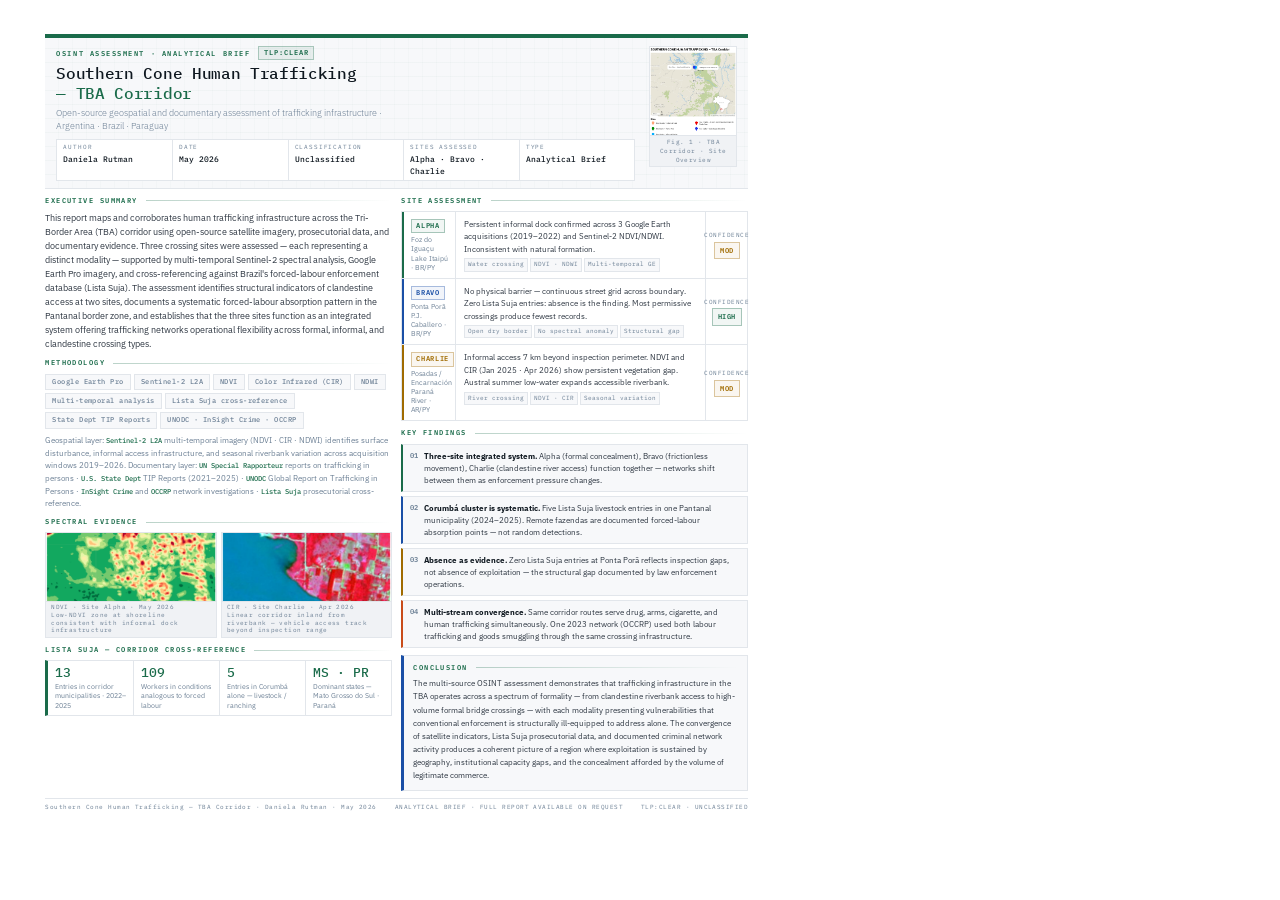
<file: docs/southern-cone-tba-corridor/report/Project2_Brief.html>
<!DOCTYPE html>
<html lang="en">
<head>
<meta charset="UTF-8">
<meta name="viewport" content="width=device-width, initial-scale=1.0">
<title>Southern Cone Human Trafficking — TBA Corridor · Brief · Daniela Rutman</title>
<link href="https://fonts.googleapis.com/css2?family=IBM+Plex+Mono:wght@300;400;500;600&family=IBM+Plex+Sans:ital,wght@0,300;0,400;0,500;0,600;1,300&display=swap" rel="stylesheet">
<style>
  :root {
    --bg:          #ffffff;
    --bg2:         #f7f8fa;
    --bg3:         #f0f2f5;
    --border:      #e2e6eb;
    --border2:     #c8d0da;
    --accent:      #1a6b4a;
    --accent2:     #1a4fa6;
    --accent3:     #c94c1a;
    --warn:        #a06b00;
    --text:        #2c3540;
    --text-dim:    #6b7f94;
    --text-bright: #0f1820;
    --mono: 'IBM Plex Mono', monospace;
    --sans: 'IBM Plex Sans', sans-serif;
  }
  * { margin: 0; padding: 0; box-sizing: border-box; }

  html, body {
    width: 210mm;
    background: #fff;
    color: var(--text);
    font-family: var(--sans);
    font-size: 9px;
    line-height: 1.6;
    -webkit-print-color-adjust: exact;
    print-color-adjust: exact;
  }

  .page {
    width: 210mm;
    padding: 9mm 12mm 8mm;
    display: flex;
    flex-direction: column;
    gap: 7px;
  }

  /* ── SECTION LABEL ── */
  .s-label {
    font-family: var(--mono);
    font-size: 6.5px;
    font-weight: 600;
    letter-spacing: 0.22em;
    color: var(--accent);
    text-transform: uppercase;
    display: flex;
    align-items: center;
    gap: 8px;
    margin-bottom: 5px;
  }
  .s-label::after {
    content: '';
    flex: 1;
    height: 1px;
    background: linear-gradient(to right, var(--accent), transparent);
    opacity: 0.3;
  }

  /* ── HEADER ── */
  .hdr {
    border-top: 4px solid var(--accent);
    border-bottom: 1px solid var(--border);
    background: var(--bg2);
    padding: 8px 11px 7px;
    position: relative;
    overflow: hidden;
  }
  .hdr::before {
    content: '';
    position: absolute;
    inset: 0;
    background:
      repeating-linear-gradient(0deg, transparent, transparent 13px, rgba(26,107,74,0.03) 13px, rgba(26,107,74,0.03) 14px),
      repeating-linear-gradient(90deg, transparent, transparent 13px, rgba(26,107,74,0.02) 13px, rgba(26,107,74,0.02) 14px);
    pointer-events: none;
  }
  .hdr-inner { display: grid; grid-template-columns: 1fr auto; gap: 14px; align-items: start; position: relative; }
  .hdr-left {}
  .hdr-top {
    font-family: var(--mono);
    font-size: 7px;
    font-weight: 600;
    letter-spacing: 0.22em;
    color: var(--accent);
    display: flex;
    align-items: center;
    gap: 8px;
    margin-bottom: 4px;
  }
  .tlp {
    background: rgba(26,107,74,0.08);
    border: 1px solid rgba(26,107,74,0.3);
    padding: 1px 5px;
    font-size: 6.5px;
    letter-spacing: 0.14em;
  }
  h1 {
    font-family: var(--mono);
    font-size: 16px;
    font-weight: 500;
    color: var(--text-bright);
    letter-spacing: -0.02em;
    line-height: 1.2;
    margin-bottom: 3px;
  }
  h1 span { color: var(--accent); }
  .hdr-sub {
    font-size: 8.5px;
    font-weight: 300;
    color: var(--text-dim);
    margin-bottom: 6px;
    max-width: 360px;
  }
  .meta-row {
    display: grid;
    grid-template-columns: repeat(5, 1fr);
    gap: 1px;
    background: var(--border);
    border: 1px solid var(--border);
    font-family: var(--mono);
  }
  .meta-cell { background: var(--bg); padding: 3px 6px; }
  .meta-lbl  { font-size: 6px;   letter-spacing: 0.14em; color: var(--text-dim); text-transform: uppercase; }
  .meta-val  { font-size: 7.5px; color: var(--text-bright); font-weight: 500; }

  /* corridor map in header */
  .hdr-map {
    width: 88px;
    flex-shrink: 0;
    border: 1px solid var(--border);
    overflow: hidden;
    position: relative;
  }
  .hdr-map img {
    width: 100%;
    display: block;
    object-fit: cover;
    object-position: center;
  }
  .hdr-map-cap {
    font-family: var(--mono);
    font-size: 5.5px;
    color: var(--text-dim);
    letter-spacing: 0.08em;
    text-align: center;
    padding: 2px 4px;
    background: var(--bg3);
    border-top: 1px solid var(--border);
  }

  /* ── MAIN GRID: 2 columns ── */
  .main { display: grid; grid-template-columns: 1fr 1fr; gap: 9px; align-items: start; }
  .col  { display: flex; flex-direction: column; gap: 7px; }

  /* ── PROSE ── */
  .prose { font-size: 8.5px; line-height: 1.65; color: var(--text); }
  .prose strong { color: var(--text-bright); font-weight: 600; }

  /* ── METHODS ── */
  .methods { display: flex; flex-wrap: wrap; gap: 3px; }
  .mtag {
    font-family: var(--mono);
    font-size: 6.5px;
    font-weight: 500;
    letter-spacing: 0.07em;
    padding: 2px 6px;
    border: 1px solid var(--border);
    color: var(--text-dim);
    background: var(--bg2);
  }
  .method-note {
    margin-top: 5px;
    font-size: 8px;
    color: var(--text-dim);
    line-height: 1.55;
  }
  .method-note span {
    font-family: var(--mono);
    font-size: 7px;
    color: var(--accent);
    font-weight: 500;
  }

  /* ── SATELLITE IMAGE STRIP ── */
  .img-strip {
    display: grid;
    grid-template-columns: 1fr 1fr;
    gap: 4px;
  }
  .img-wrap {
    border: 1px solid var(--border);
    overflow: hidden;
  }
  .img-wrap img {
    width: 100%;
    height: 68px;
    object-fit: cover;
    object-position: center;
    display: block;
  }
  .img-cap {
    font-family: var(--mono);
    font-size: 5.5px;
    color: var(--text-dim);
    letter-spacing: 0.07em;
    padding: 2px 5px;
    background: var(--bg3);
    border-top: 1px solid var(--border);
    line-height: 1.4;
  }

  /* ── SITES TABLE ── */
  .sites { display: flex; flex-direction: column; border: 1px solid var(--border); }
  .site-row {
    display: grid;
    grid-template-columns: 54px 1fr 42px;
    border-bottom: 1px solid var(--border);
    position: relative;
  }
  .site-row:last-child { border-bottom: none; }
  .site-row::before {
    content: '';
    position: absolute;
    left: 0; top: 0; bottom: 0;
    width: 2px;
  }
  .site-row.alpha::before   { background: var(--accent);  }
  .site-row.bravo::before   { background: var(--accent2); }
  .site-row.charlie::before { background: var(--warn);    }

  .site-id { padding: 6px 7px 6px 9px; border-right: 1px solid var(--border); }
  .site-badge {
    display: inline-block;
    font-family: var(--mono);
    font-size: 6.5px;
    font-weight: 600;
    letter-spacing: 0.1em;
    padding: 1px 4px;
    border: 1px solid;
    margin-bottom: 2px;
  }
  .site-badge.alpha   { color: var(--accent);  border-color: rgba(26,107,74,0.35);  background: rgba(26,107,74,0.06);  }
  .site-badge.bravo   { color: var(--accent2); border-color: rgba(26,79,166,0.35);  background: rgba(26,79,166,0.06);  }
  .site-badge.charlie { color: var(--warn);    border-color: rgba(160,107,0,0.35);  background: rgba(160,107,0,0.06);  }
  .site-loc { font-size: 6.5px; color: var(--text-dim); line-height: 1.4; }

  .site-body { padding: 6px 8px; }
  .site-finding { font-size: 8px; line-height: 1.55; color: var(--text); }
  .stags { display: flex; flex-wrap: wrap; gap: 2px; margin-top: 3px; }
  .stag {
    font-family: var(--mono);
    font-size: 6px;
    padding: 1px 3px;
    border: 1px solid var(--border);
    color: var(--text-dim);
    background: var(--bg2);
  }

  .site-conf {
    padding: 6px 7px;
    border-left: 1px solid var(--border);
    display: flex;
    flex-direction: column;
    align-items: center;
    justify-content: center;
    gap: 2px;
  }
  .conf-lbl   { font-family: var(--mono); font-size: 5.5px; letter-spacing: 0.1em; color: var(--text-dim); }
  .conf-badge {
    font-family: var(--mono);
    font-size: 7px;
    font-weight: 600;
    letter-spacing: 0.08em;
    padding: 2px 5px;
    border: 1px solid;
  }
  .conf-badge.high { color: var(--accent);  border-color: rgba(26,107,74,0.35);  background: rgba(26,107,74,0.06);  }
  .conf-badge.mod  { color: var(--warn);    border-color: rgba(160,107,0,0.35);  background: rgba(160,107,0,0.06);  }

  /* ── KEY FINDINGS ── */
  .findings { display: flex; flex-direction: column; gap: 4px; }
  .finding {
    display: flex;
    gap: 6px;
    padding: 5px 7px;
    background: var(--bg2);
    border: 1px solid var(--border);
    border-left: 2px solid var(--accent);
  }
  .finding.blue  { border-left-color: var(--accent2); }
  .finding.amber { border-left-color: var(--warn);    }
  .finding.red   { border-left-color: var(--accent3); }
  .f-num  { font-family: var(--mono); font-size: 6.5px; font-weight: 600; color: var(--text-dim); flex-shrink: 0; padding-top: 1px; }
  .f-text { font-size: 8px; line-height: 1.5; color: var(--text); }
  .f-text strong { color: var(--text-bright); }

  /* ── LISTA SUJA STATS ── */
  .ls-strip {
    display: grid;
    grid-template-columns: repeat(4, 1fr);
    gap: 1px;
    background: var(--border);
    border: 1px solid var(--border);
    border-left: 3px solid var(--accent);
  }
  .ls-stat { background: var(--bg); padding: 5px 7px; }
  .ls-num  { font-family: var(--mono); font-size: 13px; font-weight: 500; color: var(--accent); line-height: 1.1; }
  .ls-desc { font-size: 7px; color: var(--text-dim); line-height: 1.35; margin-top: 1px; }

  /* ── CONCLUSION ── */
  .conclusion {
    padding: 7px 9px;
    background: var(--bg2);
    border: 1px solid var(--border);
    border-left: 3px solid var(--accent2);
  }
  .conclusion .prose { font-size: 8px; }

  /* ── FOOTER ── */
  .ftr {
    border-top: 1px solid var(--border);
    padding-top: 4px;
    display: flex;
    justify-content: space-between;
    font-family: var(--mono);
    font-size: 6px;
    color: var(--text-dim);
    letter-spacing: 0.08em;
  }

  @media print {
    html, body { width: 210mm; }
    .page { padding: 9mm 12mm 7mm; }
    @page { size: A4; margin: 0; }
  }
</style>
</head>
<body>
<div class="page">

  <!-- ── HEADER ── -->
  <div class="hdr">
    <div class="hdr-inner">
      <div class="hdr-left">
        <div class="hdr-top">OSINT ASSESSMENT · ANALYTICAL BRIEF <span class="tlp">TLP:CLEAR</span></div>
        <h1>Southern Cone Human Trafficking<br><span>— TBA Corridor</span></h1>
        <div class="hdr-sub">Open-source geospatial and documentary assessment of trafficking infrastructure · Argentina · Brazil · Paraguay</div>
        <div class="meta-row">
          <div class="meta-cell"><div class="meta-lbl">Author</div><div class="meta-val">Daniela Rutman</div></div>
          <div class="meta-cell"><div class="meta-lbl">Date</div><div class="meta-val">May 2026</div></div>
          <div class="meta-cell"><div class="meta-lbl">Classification</div><div class="meta-val">Unclassified</div></div>
          <div class="meta-cell"><div class="meta-lbl">Sites Assessed</div><div class="meta-val">Alpha · Bravo · Charlie</div></div>
          <div class="meta-cell"><div class="meta-lbl">Type</div><div class="meta-val">Analytical Brief</div></div>
        </div>
      </div>
      <div class="hdr-map">
        <img src="datawrapper-southern-cone-human-trafficking-tba-corridor-.png"
             alt="TBA Corridor map"
             style="height:88px; object-position: center top;">
        <div class="hdr-map-cap">Fig. 1 · TBA Corridor · Site Overview</div>
      </div>
    </div>
  </div>

  <!-- ── MAIN BODY ── -->
  <div class="main">

    <!-- LEFT COLUMN -->
    <div class="col">

      <!-- SUMMARY -->
      <div>
        <div class="s-label">Executive Summary</div>
        <p class="prose">This report maps and corroborates human trafficking infrastructure across the Tri-Border Area (TBA) corridor using open-source satellite imagery, prosecutorial data, and documentary evidence. Three crossing sites were assessed — each representing a distinct modality — supported by multi-temporal Sentinel-2 spectral analysis, Google Earth Pro imagery, and cross-referencing against Brazil's forced-labour enforcement database (Lista Suja). The assessment identifies structural indicators of clandestine access at two sites, documents a systematic forced-labour absorption pattern in the Pantanal border zone, and establishes that the three sites function as an integrated system offering trafficking networks operational flexibility across formal, informal, and clandestine crossing types.</p>
      </div>

      <!-- METHODOLOGY -->
      <div>
        <div class="s-label">Methodology</div>
        <div class="methods">
          <span class="mtag">Google Earth Pro</span>
          <span class="mtag">Sentinel-2 L2A</span>
          <span class="mtag">NDVI</span>
          <span class="mtag">Color Infrared (CIR)</span>
          <span class="mtag">NDWI</span>
          <span class="mtag">Multi-temporal analysis</span>
          <span class="mtag">Lista Suja cross-reference</span>
          <span class="mtag">State Dept TIP Reports</span>
          <span class="mtag">UNODC · InSight Crime · OCCRP</span>
        </div>
        <div class="method-note">
          Geospatial layer: <span>Sentinel-2 L2A</span> multi-temporal imagery (NDVI · CIR · NDWI) identifies surface disturbance, informal access infrastructure, and seasonal riverbank variation across acquisition windows 2019–2026.
          Documentary layer: <span>UN Special Rapporteur</span> reports on trafficking in persons · <span>U.S. State Dept</span> TIP Reports (2021–2025) · <span>UNODC</span> Global Report on Trafficking in Persons · <span>InSight Crime</span> and <span>OCCRP</span> network investigations · <span>Lista Suja</span> prosecutorial cross-reference.
        </div>
      </div>

      <!-- SATELLITE IMAGES -->
      <div>
        <div class="s-label">Spectral Evidence</div>
        <div class="img-strip">
          <div class="img-wrap">
            <img src="alpha_ndvi_may2026.png" alt="Site Alpha — NDVI May 2026">
            <div class="img-cap">NDVI · Site Alpha · May 2026<br>Low-NDVI zone at shoreline consistent with informal dock infrastructure</div>
          </div>
          <div class="img-wrap">
            <img src="charlie_cir_apr2026.png" alt="Site Charlie — CIR Apr 2026">
            <div class="img-cap">CIR · Site Charlie · Apr 2026<br>Linear corridor inland from riverbank — vehicle access track beyond inspection range</div>
          </div>
        </div>
      </div>

      <!-- LISTA SUJA STATS -->
      <div>
        <div class="s-label">Lista Suja — Corridor Cross-Reference</div>
        <div class="ls-strip">
          <div class="ls-stat"><div class="ls-num">13</div><div class="ls-desc">Entries in corridor municipalities · 2022–2025</div></div>
          <div class="ls-stat"><div class="ls-num">109</div><div class="ls-desc">Workers in conditions analogous to forced labour</div></div>
          <div class="ls-stat"><div class="ls-num">5</div><div class="ls-desc">Entries in Corumbá alone — livestock / ranching</div></div>
          <div class="ls-stat"><div class="ls-num">MS · PR</div><div class="ls-desc">Dominant states — Mato Grosso do Sul · Paraná</div></div>
        </div>
      </div>

    </div>

    <!-- RIGHT COLUMN -->
    <div class="col">

      <!-- SITES -->
      <div>
        <div class="s-label">Site Assessment</div>
        <div class="sites">

          <div class="site-row alpha">
            <div class="site-id">
              <div class="site-badge alpha">ALPHA</div>
              <div class="site-loc">Foz do Iguaçu<br>Lake Itaipú · BR/PY</div>
            </div>
            <div class="site-body">
              <div class="site-finding">Persistent informal dock confirmed across 3 Google Earth acquisitions (2019–2022) and Sentinel-2 NDVI/NDWI. Inconsistent with natural formation.</div>
              <div class="stags"><span class="stag">Water crossing</span><span class="stag">NDVI · NDWI</span><span class="stag">Multi-temporal GE</span></div>
            </div>
            <div class="site-conf"><div class="conf-lbl">CONFIDENCE</div><span class="conf-badge mod">MOD</span></div>
          </div>

          <div class="site-row bravo">
            <div class="site-id">
              <div class="site-badge bravo">BRAVO</div>
              <div class="site-loc">Ponta Porã<br>P.J. Caballero · BR/PY</div>
            </div>
            <div class="site-body">
              <div class="site-finding">No physical barrier — continuous street grid across boundary. Zero Lista Suja entries: absence is the finding. Most permissive crossings produce fewest records.</div>
              <div class="stags"><span class="stag">Open dry border</span><span class="stag">No spectral anomaly</span><span class="stag">Structural gap</span></div>
            </div>
            <div class="site-conf"><div class="conf-lbl">CONFIDENCE</div><span class="conf-badge high">HIGH</span></div>
          </div>

          <div class="site-row charlie">
            <div class="site-id">
              <div class="site-badge charlie">CHARLIE</div>
              <div class="site-loc">Posadas / Encarnación<br>Paraná River · AR/PY</div>
            </div>
            <div class="site-body">
              <div class="site-finding">Informal access 7 km beyond inspection perimeter. NDVI and CIR (Jan 2025 · Apr 2026) show persistent vegetation gap. Austral summer low-water expands accessible riverbank.</div>
              <div class="stags"><span class="stag">River crossing</span><span class="stag">NDVI · CIR</span><span class="stag">Seasonal variation</span></div>
            </div>
            <div class="site-conf"><div class="conf-lbl">CONFIDENCE</div><span class="conf-badge mod">MOD</span></div>
          </div>

        </div>
      </div>

      <!-- KEY FINDINGS — all four together -->
      <div>
        <div class="s-label">Key Findings</div>
        <div class="findings">
          <div class="finding">
            <span class="f-num">01</span>
            <span class="f-text"><strong>Three-site integrated system.</strong> Alpha (formal concealment), Bravo (frictionless movement), Charlie (clandestine river access) function together — networks shift between them as enforcement pressure changes.</span>
          </div>
          <div class="finding blue">
            <span class="f-num">02</span>
            <span class="f-text"><strong>Corumbá cluster is systematic.</strong> Five Lista Suja livestock entries in one Pantanal municipality (2024–2025). Remote fazendas are documented forced-labour absorption points — not random detections.</span>
          </div>
          <div class="finding amber">
            <span class="f-num">03</span>
            <span class="f-text"><strong>Absence as evidence.</strong> Zero Lista Suja entries at Ponta Porã reflects inspection gaps, not absence of exploitation — the structural gap documented by law enforcement operations.</span>
          </div>
          <div class="finding red">
            <span class="f-num">04</span>
            <span class="f-text"><strong>Multi-stream convergence.</strong> Same corridor routes serve drug, arms, cigarette, and human trafficking simultaneously. One 2023 network (OCCRP) used both labour trafficking and goods smuggling through the same crossing infrastructure.</span>
          </div>
        </div>
      </div>

      <!-- CONCLUSION -->
      <div class="conclusion">
        <div class="s-label" style="margin-bottom:4px;">Conclusion</div>
        <p class="prose">The multi-source OSINT assessment demonstrates that trafficking infrastructure in the TBA operates across a spectrum of formality — from clandestine riverbank access to high-volume formal bridge crossings — with each modality presenting vulnerabilities that conventional enforcement is structurally ill-equipped to address alone. The convergence of satellite indicators, Lista Suja prosecutorial data, and documented criminal network activity produces a coherent picture of a region where exploitation is sustained by geography, institutional capacity gaps, and the concealment afforded by the volume of legitimate commerce.</p>
      </div>

    </div>
  </div>

  <!-- FOOTER -->
  <div class="ftr">
    <span>Southern Cone Human Trafficking — TBA Corridor · Daniela Rutman · May 2026</span>
    <span>ANALYTICAL BRIEF · FULL REPORT AVAILABLE ON REQUEST</span>
    <span>TLP:CLEAR · UNCLASSIFIED</span>
  </div>

</div>
</body>
</html>
</file>
<file: docs/style.css>
*, *::before, *::after { box-sizing: border-box; margin: 0; padding: 0; }

:root {
  --bg:        #060d0f;
  --surface:   #0a1512;
  --surface2:  #0e1a17;
  --border:    rgba(255,255,255,0.06);
  --accent:    #00e5a0;
  --accent2:   #00b8d9;
  --dim:       rgba(0,229,160,0.08);
  --text:      #e2e8f0;
  --muted:     #5a7a72;
  --mono:      'Share Tech Mono', monospace;
  --display:   'Rajdhani', sans-serif;
  --body:      'Space Mono', monospace;
}

html { scroll-behavior: smooth; }

body {
  background: var(--bg);
  color: var(--text);
  font-family: var(--body);
  font-size: 13px;
  line-height: 1.6;
  min-height: 100vh;
  overflow-x: hidden;
}

/* ── Scanline overlay ── */
body::before {
  content: '';
  position: fixed;
  inset: 0;
  background: repeating-linear-gradient(
    0deg,
    transparent,
    transparent 2px,
    rgba(0,0,0,0.03) 2px,
    rgba(0,0,0,0.03) 4px
  );
  pointer-events: none;
  z-index: 1000;
}

/* ── Noise texture ── */
body::after {
  content: '';
  position: fixed;
  inset: 0;
  background-image: url("data:image/svg+xml,%3Csvg viewBox='0 0 256 256' xmlns='http://www.w3.org/2000/svg'%3E%3Cfilter id='noise'%3E%3CfeTurbulence type='fractalNoise' baseFrequency='0.9' numOctaves='4' stitchTiles='stitch'/%3E%3C/filter%3E%3Crect width='100%25' height='100%25' filter='url(%23noise)' opacity='0.04'/%3E%3C/svg%3E");
  pointer-events: none;
  z-index: 999;
  opacity: 0.4;
}

/* ── Header ── */
header {
  position: relative;
  padding: 80px 2rem 60px;
  text-align: center;
  border-bottom: 1px solid var(--border);
  overflow: hidden;
}

header::before {
  content: '';
  position: absolute;
  top: -200px;
  left: 50%;
  transform: translateX(-50%);
  width: 600px;
  height: 600px;
  background: radial-gradient(circle, rgba(0,229,160,0.06) 0%, transparent 70%);
  pointer-events: none;
}

.header-tag {
  font-family: var(--mono);
  font-size: 0.7rem;
  color: var(--accent);
  letter-spacing: 0.2em;
  text-transform: uppercase;
  margin-bottom: 16px;
  opacity: 0;
  animation: fadeUp 0.6s ease forwards 0.2s;
}

.header-tag::before { content: '['; margin-right: 4px; }
.header-tag::after  { content: ']'; margin-left: 4px; }

h1 {
  font-family: var(--display);
  font-size: clamp(2.5rem, 6vw, 5rem);
  font-weight: 700;
  letter-spacing: 0.05em;
  text-transform: uppercase;
  line-height: 1;
  color: #fff;
  opacity: 0;
  animation: fadeUp 0.6s ease forwards 0.4s;
}

h1 span {
  color: var(--accent);
  position: relative;
}

.header-sub {
  font-family: var(--mono);
  font-size: 0.72rem;
  color: var(--muted);
  letter-spacing: 0.15em;
  margin-top: 16px;
  opacity: 0;
  animation: fadeUp 0.6s ease forwards 0.6s;
}

.header-line {
  width: 60px;
  height: 2px;
  background: var(--accent);
  margin: 24px auto 0;
  opacity: 0;
  animation: fadeUp 0.6s ease forwards 0.7s;
}

/* ── Nav strip ── */
.nav-strip {
  display: flex;
  justify-content: center;
  gap: 2rem;
  padding: 16px 2rem;
  border-bottom: 1px solid var(--border);
  font-family: var(--mono);
  font-size: 0.68rem;
  color: var(--muted);
  letter-spacing: 0.1em;
}

.nav-strip span { color: var(--accent); margin-right: 6px; }

/* ── Main ── */
main {
  max-width: 1100px;
  margin: 0 auto;
  padding: 60px 2rem 100px;
}

/* ── Section label ── */
.section-label {
  display: flex;
  align-items: center;
  gap: 12px;
  margin-bottom: 40px;
  opacity: 0;
  animation: fadeUp 0.6s ease forwards 0.8s;
}

.section-label::before {
  content: '//';
  font-family: var(--mono);
  color: var(--accent);
  font-size: 1rem;
}

.section-label h2 {
  font-family: var(--display);
  font-size: 0.8rem;
  font-weight: 600;
  letter-spacing: 0.25em;
  text-transform: uppercase;
  color: var(--muted);
}

.section-label::after {
  content: '';
  flex: 1;
  height: 1px;
  background: var(--border);
}

/* ── Filter bar ── */
.filter-bar {
  display: flex;
  flex-direction: column;
  gap: 10px;
  margin-bottom: 32px;
  padding: 16px 18px;
  background: var(--surface);
  border: 1px solid var(--border);
  border-radius: 2px;
}

.filter-row {
  display: flex;
  align-items: center;
  flex-wrap: wrap;
  gap: 6px;
}

.filter-label {
  font-family: var(--mono);
  font-size: 0.58rem;
  letter-spacing: 0.15em;
  color: var(--muted);
  text-transform: uppercase;
  min-width: 52px;
  margin-right: 4px;
}

.filter-btn {
  font-family: var(--mono);
  font-size: 0.58rem;
  letter-spacing: 0.08em;
  text-transform: uppercase;
  padding: 2px 8px;
  border-radius: 1px;
  border: 1px solid rgba(0,229,160,0.15);
  background: transparent;
  color: var(--muted);
  cursor: pointer;
  transition: all 0.15s ease;
}

.filter-btn:hover {
  border-color: rgba(0,229,160,0.4);
  color: var(--accent);
}

.filter-btn.active {
  background: var(--dim);
  border-color: rgba(0,229,160,0.45);
  color: var(--accent);
}

/* ── Cards grid ── */
.cards-grid {
  display: grid;
  grid-template-columns: repeat(auto-fill, minmax(320px, 1fr));
  gap: 24px;
}

/* ── Card ── */
.card {
  background: var(--surface);
  border: 1px solid var(--border);
  border-radius: 2px;
  overflow: hidden;
  position: relative;
  cursor: pointer;
  transition: transform 0.3s ease, border-color 0.3s ease, box-shadow 0.3s ease;
  opacity: 0;
  animation: fadeUp 0.6s ease forwards;
  text-decoration: none;
  display: block;
  color: inherit;
}

.card:nth-child(1) { animation-delay: 0.9s; }
.card:nth-child(2) { animation-delay: 1.0s; }
.card:nth-child(3) { animation-delay: 1.1s; }

.card::before {
  content: '';
  position: absolute;
  top: 0;
  left: 0;
  right: 0;
  height: 2px;
  background: linear-gradient(90deg, var(--accent), var(--accent2));
  transform: scaleX(0);
  transform-origin: left;
  transition: transform 0.3s ease;
}

.card:hover {
  transform: translateY(-4px);
  border-color: rgba(0,229,160,0.25);
  box-shadow: 0 20px 40px rgba(0,0,0,0.4), 0 0 30px rgba(0,229,160,0.04);
}

.card:hover::before { transform: scaleX(1); }

/* ── Card thumbnail ── */
.card-thumb {
  position: relative;
  width: 100%;
  aspect-ratio: 16/9;
  overflow: hidden;
  background: var(--surface2);
}

.card-thumb img {
  width: 100%;
  height: 100%;
  object-fit: cover;
  object-position: top;
  transition: transform 0.4s ease;
  filter: brightness(0.85) saturate(0.9);
}

.card:hover .card-thumb img {
  transform: scale(1.03);
  filter: brightness(0.95) saturate(1);
}

.card-thumb-overlay {
  position: absolute;
  inset: 0;
  background: linear-gradient(
    to bottom,
    transparent 40%,
    rgba(6,13,15,0.8) 100%
  );
}

.card-status {
  position: absolute;
  top: 12px;
  right: 12px;
  font-family: var(--mono);
  font-size: 0.6rem;
  letter-spacing: 0.15em;
  padding: 3px 8px;
  border-radius: 1px;
  text-transform: uppercase;
}

.card-status.published {
  background: rgba(62,207,142,0.15);
  border: 1px solid rgba(62,207,142,0.3);
  color: #3ecf8e;
}

.card-status.pending {
  background: rgba(0,184,217,0.12);
  border: 1px solid rgba(0,184,217,0.3);
  color: var(--accent2);
}

/* ── Placeholder thumb ── */
.card-thumb-placeholder {
  width: 100%;
  aspect-ratio: 16/9;
  background: var(--surface2);
  display: flex;
  align-items: center;
  justify-content: center;
  border-bottom: 1px solid var(--border);
  position: relative;
}

.placeholder-icon {
  font-family: var(--mono);
  font-size: 0.65rem;
  color: var(--muted);
  letter-spacing: 0.1em;
  text-align: center;
  position: relative;
  z-index: 1;
}

.placeholder-icon::before {
  content: '[PENDING]';
  display: block;
  color: var(--accent);
  margin-bottom: 4px;
}

.card-thumb-placeholder::before {
  content: '';
  position: absolute;
  inset: 0;
  background-image:
    linear-gradient(rgba(0,229,160,0.04) 1px, transparent 1px),
    linear-gradient(90deg, rgba(0,229,160,0.04) 1px, transparent 1px);
  background-size: 24px 24px;
}

/* ── Tools section ── */
.tools-section-label { margin-top: 64px; }

.tools-thumb {
  display: flex;
  align-items: center;
  justify-content: center;
}

.tools-thumb::before {
  content: '';
  position: absolute;
  inset: 0;
  background-image:
    linear-gradient(rgba(0,229,160,0.04) 1px, transparent 1px),
    linear-gradient(90deg, rgba(0,229,160,0.04) 1px, transparent 1px);
  background-size: 24px 24px;
}

.tools-thumb-icon {
  width: 84%;
  height: auto;
  color: var(--accent);
  position: relative;
  z-index: 1;
  filter: drop-shadow(0 0 8px rgba(0,229,160,0.2));
  transition: transform 0.4s ease;
}

.card:hover .tools-thumb-icon { transform: scale(1.08); }

/* ── Card body ── */
.card-body {
  padding: 20px 20px 16px;
}

.card-meta {
  display: flex;
  align-items: center;
  gap: 10px;
  margin-bottom: 10px;
}

.card-date {
  font-family: var(--mono);
  font-size: 0.65rem;
  color: var(--accent);
  letter-spacing: 0.1em;
}

.card-region {
  font-family: var(--mono);
  font-size: 0.6rem;
  color: var(--muted);
  letter-spacing: 0.08em;
  padding: 2px 6px;
  border: 1px solid var(--border);
  border-radius: 1px;
}

.card-title {
  font-family: var(--display);
  font-size: 1.1rem;
  font-weight: 700;
  letter-spacing: 0.03em;
  color: #fff;
  line-height: 1.3;
  margin-bottom: 8px;
  text-transform: uppercase;
}

.card-desc {
  font-size: 0.72rem;
  color: var(--muted);
  line-height: 1.7;
  margin-bottom: 16px;
}

/* ── Tags ── */
.card-tags {
  display: flex;
  flex-wrap: wrap;
  gap: 6px;
  margin-bottom: 18px;
}

.tag {
  font-family: var(--mono);
  font-size: 0.58rem;
  letter-spacing: 0.08em;
  padding: 2px 7px;
  border-radius: 1px;
  text-transform: uppercase;
  background: var(--dim);
  border: 1px solid rgba(0,229,160,0.15);
  color: var(--accent2);
}

/* ── Card footer ── */
.card-footer {
  display: flex;
  align-items: center;
  justify-content: space-between;
  padding-top: 14px;
  border-top: 1px solid var(--border);
}

.confidence {
  display: flex;
  align-items: center;
  gap: 6px;
  font-family: var(--mono);
  font-size: 0.6rem;
  color: var(--muted);
  letter-spacing: 0.08em;
}

.confidence-dot {
  width: 6px;
  height: 6px;
  border-radius: 50%;
  background: #3ecf8e;
  box-shadow: 0 0 6px rgba(62,207,142,0.6);
  animation: pulse 2s ease infinite;
}

.btn-read {
  font-family: var(--mono);
  font-size: 0.65rem;
  letter-spacing: 0.12em;
  text-transform: uppercase;
  color: var(--accent);
  border: 1px solid rgba(0,229,160,0.35);
  padding: 6px 14px;
  border-radius: 1px;
  background: transparent;
  cursor: pointer;
  transition: all 0.2s ease;
  text-decoration: none;
  display: inline-block;
}

.btn-read:hover {
  background: var(--accent);
  color: #060d0f;
  border-color: var(--accent);
}

.btn-read.disabled {
  color: var(--muted);
  border-color: var(--border);
  cursor: not-allowed;
  pointer-events: none;
}

/* ── About section ── */
.about-section {
  margin-top: 80px;
  padding-top: 60px;
  border-top: 1px solid var(--border);
  opacity: 0;
  animation: fadeUp 0.6s ease forwards 1.3s;
}

.about-grid {
  display: grid;
  grid-template-columns: 1fr 1fr;
  gap: 40px;
  margin-top: 32px;
}

.about-block h3 {
  font-family: var(--display);
  font-size: 0.75rem;
  font-weight: 600;
  letter-spacing: 0.2em;
  text-transform: uppercase;
  color: var(--accent);
  margin-bottom: 12px;
}

.about-block p {
  font-size: 0.72rem;
  color: var(--muted);
  line-height: 1.8;
}

.method-list {
  list-style: none;
  display: flex;
  flex-direction: column;
  gap: 8px;
}

.method-list li {
  font-family: var(--mono);
  font-size: 0.65rem;
  color: var(--muted);
  padding-left: 16px;
  position: relative;
}

.method-list li::before {
  content: '›';
  position: absolute;
  left: 0;
  color: var(--accent);
}

/* ── Footer ── */
footer {
  border-top: 1px solid var(--border);
  padding: 24px 2rem;
  text-align: center;
  font-family: var(--mono);
  font-size: 0.62rem;
  color: var(--muted);
  letter-spacing: 0.08em;
}

footer span { color: var(--accent); }

/* ── Animations ── */
@keyframes fadeUp {
  from { opacity: 0; transform: translateY(16px); }
  to   { opacity: 1; transform: translateY(0); }
}

@keyframes pulse {
  0%, 100% { opacity: 1; }
  50%       { opacity: 0.4; }
}

/* ── Responsive ── */
@media (max-width: 640px) {
  .cards-grid { grid-template-columns: 1fr; }
  .about-grid { grid-template-columns: 1fr; }
  .nav-strip  { flex-wrap: wrap; gap: 1rem; justify-content: center; }
}
</file>
<file: docs/osint-tools-hub/fonts/fonts.css>
@font-face {
  font-family: 'IBM Plex Mono';
  font-style: normal;
  font-weight: 400;
  font-display: swap;
  src: url(ibmplexmono-400-latin-ext.woff2) format('woff2');
  unicode-range: U+0100-02BA, U+02BD-02C5, U+02C7-02CC, U+02CE-02D7, U+02DD-02FF, U+0304, U+0308, U+0329, U+1D00-1DBF, U+1E00-1E9F, U+1EF2-1EFF, U+2020, U+20A0-20AB, U+20AD-20C0, U+2113, U+2C60-2C7F, U+A720-A7FF;
}

@font-face {
  font-family: 'IBM Plex Mono';
  font-style: normal;
  font-weight: 400;
  font-display: swap;
  src: url(ibmplexmono-400-latin.woff2) format('woff2');
  unicode-range: U+0000-00FF, U+0131, U+0152-0153, U+02BB-02BC, U+02C6, U+02DA, U+02DC, U+0304, U+0308, U+0329, U+2000-206F, U+20AC, U+2122, U+2191, U+2193, U+2212, U+2215, U+FEFF, U+FFFD;
}

@font-face {
  font-family: 'IBM Plex Mono';
  font-style: normal;
  font-weight: 500;
  font-display: swap;
  src: url(ibmplexmono-500-latin-ext.woff2) format('woff2');
  unicode-range: U+0100-02BA, U+02BD-02C5, U+02C7-02CC, U+02CE-02D7, U+02DD-02FF, U+0304, U+0308, U+0329, U+1D00-1DBF, U+1E00-1E9F, U+1EF2-1EFF, U+2020, U+20A0-20AB, U+20AD-20C0, U+2113, U+2C60-2C7F, U+A720-A7FF;
}

@font-face {
  font-family: 'IBM Plex Mono';
  font-style: normal;
  font-weight: 500;
  font-display: swap;
  src: url(ibmplexmono-500-latin.woff2) format('woff2');
  unicode-range: U+0000-00FF, U+0131, U+0152-0153, U+02BB-02BC, U+02C6, U+02DA, U+02DC, U+0304, U+0308, U+0329, U+2000-206F, U+20AC, U+2122, U+2191, U+2193, U+2212, U+2215, U+FEFF, U+FFFD;
}

@font-face {
  font-family: 'IBM Plex Mono';
  font-style: normal;
  font-weight: 600;
  font-display: swap;
  src: url(ibmplexmono-600-latin-ext.woff2) format('woff2');
  unicode-range: U+0100-02BA, U+02BD-02C5, U+02C7-02CC, U+02CE-02D7, U+02DD-02FF, U+0304, U+0308, U+0329, U+1D00-1DBF, U+1E00-1E9F, U+1EF2-1EFF, U+2020, U+20A0-20AB, U+20AD-20C0, U+2113, U+2C60-2C7F, U+A720-A7FF;
}

@font-face {
  font-family: 'IBM Plex Mono';
  font-style: normal;
  font-weight: 600;
  font-display: swap;
  src: url(ibmplexmono-600-latin.woff2) format('woff2');
  unicode-range: U+0000-00FF, U+0131, U+0152-0153, U+02BB-02BC, U+02C6, U+02DA, U+02DC, U+0304, U+0308, U+0329, U+2000-206F, U+20AC, U+2122, U+2191, U+2193, U+2212, U+2215, U+FEFF, U+FFFD;
}

@font-face {
  font-family: 'Oswald';
  font-style: normal;
  font-weight: 400;
  font-display: swap;
  src: url(oswald-400-latin-ext.woff2) format('woff2');
  unicode-range: U+0100-02BA, U+02BD-02C5, U+02C7-02CC, U+02CE-02D7, U+02DD-02FF, U+0304, U+0308, U+0329, U+1D00-1DBF, U+1E00-1E9F, U+1EF2-1EFF, U+2020, U+20A0-20AB, U+20AD-20C0, U+2113, U+2C60-2C7F, U+A720-A7FF;
}

@font-face {
  font-family: 'Oswald';
  font-style: normal;
  font-weight: 400;
  font-display: swap;
  src: url(oswald-400-latin.woff2) format('woff2');
  unicode-range: U+0000-00FF, U+0131, U+0152-0153, U+02BB-02BC, U+02C6, U+02DA, U+02DC, U+0304, U+0308, U+0329, U+2000-206F, U+20AC, U+2122, U+2191, U+2193, U+2212, U+2215, U+FEFF, U+FFFD;
}

@font-face {
  font-family: 'Oswald';
  font-style: normal;
  font-weight: 500;
  font-display: swap;
  src: url(oswald-500-latin-ext.woff2) format('woff2');
  unicode-range: U+0100-02BA, U+02BD-02C5, U+02C7-02CC, U+02CE-02D7, U+02DD-02FF, U+0304, U+0308, U+0329, U+1D00-1DBF, U+1E00-1E9F, U+1EF2-1EFF, U+2020, U+20A0-20AB, U+20AD-20C0, U+2113, U+2C60-2C7F, U+A720-A7FF;
}

@font-face {
  font-family: 'Oswald';
  font-style: normal;
  font-weight: 500;
  font-display: swap;
  src: url(oswald-500-latin.woff2) format('woff2');
  unicode-range: U+0000-00FF, U+0131, U+0152-0153, U+02BB-02BC, U+02C6, U+02DA, U+02DC, U+0304, U+0308, U+0329, U+2000-206F, U+20AC, U+2122, U+2191, U+2193, U+2212, U+2215, U+FEFF, U+FFFD;
}

@font-face {
  font-family: 'Oswald';
  font-style: normal;
  font-weight: 600;
  font-display: swap;
  src: url(oswald-600-latin-ext.woff2) format('woff2');
  unicode-range: U+0100-02BA, U+02BD-02C5, U+02C7-02CC, U+02CE-02D7, U+02DD-02FF, U+0304, U+0308, U+0329, U+1D00-1DBF, U+1E00-1E9F, U+1EF2-1EFF, U+2020, U+20A0-20AB, U+20AD-20C0, U+2113, U+2C60-2C7F, U+A720-A7FF;
}

@font-face {
  font-family: 'Oswald';
  font-style: normal;
  font-weight: 600;
  font-display: swap;
  src: url(oswald-600-latin.woff2) format('woff2');
  unicode-range: U+0000-00FF, U+0131, U+0152-0153, U+02BB-02BC, U+02C6, U+02DA, U+02DC, U+0304, U+0308, U+0329, U+2000-206F, U+20AC, U+2122, U+2191, U+2193, U+2212, U+2215, U+FEFF, U+FFFD;
}

@font-face {
  font-family: 'Oswald';
  font-style: normal;
  font-weight: 700;
  font-display: swap;
  src: url(oswald-700-latin-ext.woff2) format('woff2');
  unicode-range: U+0100-02BA, U+02BD-02C5, U+02C7-02CC, U+02CE-02D7, U+02DD-02FF, U+0304, U+0308, U+0329, U+1D00-1DBF, U+1E00-1E9F, U+1EF2-1EFF, U+2020, U+20A0-20AB, U+20AD-20C0, U+2113, U+2C60-2C7F, U+A720-A7FF;
}

@font-face {
  font-family: 'Oswald';
  font-style: normal;
  font-weight: 700;
  font-display: swap;
  src: url(oswald-700-latin.woff2) format('woff2');
  unicode-range: U+0000-00FF, U+0131, U+0152-0153, U+02BB-02BC, U+02C6, U+02DA, U+02DC, U+0304, U+0308, U+0329, U+2000-206F, U+20AC, U+2122, U+2191, U+2193, U+2212, U+2215, U+FEFF, U+FFFD;
}
</file>
<file: docs/osint-tools-hub/style.css>
/* OSINT Tools Hub — shares design tokens with the Bounding Box Comparison tool */
:root {
    --bg-primary: #f6f8f7;
    --bg-secondary: #ffffff;
    --bg-tertiary: #edf3f1;
    --text-primary: #18201f;
    --text-secondary: #64706d;
    --text-muted: #86928f;
    --border-color: #dce3e1;
    --btn-bg: #ffffff;
    --shadow: rgba(24, 32, 31, 0.1);
    --accent-green: #00d9a3;
    --accent-green-dark: #008f70;
    --accent-cyan: #12b8c4;
    --accent-amber: #b8860b;
    --accent-blue: #3b7dd8;
    --accent-purple: #8b5cf6;
    --surface-hover: #edf3f1;
    --surface-active: #e6f8f2;
    --danger: #e0416b;
    --font-display: 'Oswald', -apple-system, BlinkMacSystemFont, 'Segoe UI', Roboto, sans-serif;
    --font-mono: 'IBM Plex Mono', ui-monospace, SFMono-Regular, Menlo, Consolas, monospace;
    --font-body: -apple-system, BlinkMacSystemFont, 'Segoe UI', Roboto, Oxygen, Ubuntu, sans-serif;

    /* Tinted icon-chip backgrounds, one per accent hue */
    --chip-green-bg: rgba(0, 143, 112, 0.12);
    --chip-cyan-bg: rgba(18, 184, 196, 0.12);
    --chip-amber-bg: rgba(184, 134, 11, 0.14);
    --chip-blue-bg: rgba(59, 125, 216, 0.12);
    --chip-purple-bg: rgba(139, 92, 246, 0.12);
    --status-error-bg: rgba(224, 65, 107, 0.1);

    --shadow-card: 0 2px 8px rgba(24, 32, 31, 0.06), 0 10px 28px rgba(24, 32, 31, 0.07);
    --shadow-card-hover: 0 4px 12px rgba(24, 32, 31, 0.08), 0 16px 36px rgba(24, 32, 31, 0.1);
}

@media (prefers-color-scheme: dark) {
    :root:not([data-theme="light"]) {
        --bg-primary: #1a1a2e;
        --bg-secondary: #16213e;
        --bg-tertiary: #1a2744;
        --text-primary: #f5f5f7;
        --text-secondary: #a1a1a6;
        --text-muted: #6e6e73;
        --border-color: #3d4a6a;
        --btn-bg: #2d3a5a;
        --shadow: rgba(0, 0, 0, 0.5);
        --accent-green: #00d9a3;
        --accent-green-dark: #00c793;
        --accent-cyan: #12b8c4;
        --accent-amber: #d4a017;
        --accent-blue: #5b9bef;
        --accent-purple: #a78bfa;
        --surface-hover: #22315a;
        --surface-active: #173d33;
        --danger: #ff5c8a;

        --chip-green-bg: rgba(0, 199, 147, 0.16);
        --chip-cyan-bg: rgba(18, 184, 196, 0.18);
        --chip-amber-bg: rgba(212, 160, 23, 0.18);
        --chip-blue-bg: rgba(91, 155, 239, 0.18);
        --chip-purple-bg: rgba(167, 139, 250, 0.18);
        --status-error-bg: rgba(255, 92, 138, 0.16);

        --shadow-card: 0 2px 8px rgba(0, 0, 0, 0.3), 0 10px 28px rgba(0, 0, 0, 0.35);
        --shadow-card-hover: 0 4px 12px rgba(0, 0, 0, 0.35), 0 16px 36px rgba(0, 0, 0, 0.4);
    }
}

/* Explicit toggle choice wins over the system preference either direction */
:root[data-theme="dark"] {
    --bg-primary: #1a1a2e;
    --bg-secondary: #16213e;
    --bg-tertiary: #1a2744;
    --text-primary: #f5f5f7;
    --text-secondary: #a1a1a6;
    --text-muted: #6e6e73;
    --border-color: #3d4a6a;
    --btn-bg: #2d3a5a;
    --shadow: rgba(0, 0, 0, 0.5);
    --accent-green: #00d9a3;
    --accent-green-dark: #00c793;
    --accent-cyan: #12b8c4;
    --accent-amber: #d4a017;
    --accent-blue: #5b9bef;
    --accent-purple: #a78bfa;
    --surface-hover: #22315a;
    --surface-active: #173d33;
    --danger: #ff5c8a;

    --chip-green-bg: rgba(0, 199, 147, 0.16);
    --chip-cyan-bg: rgba(18, 184, 196, 0.18);
    --chip-amber-bg: rgba(212, 160, 23, 0.18);
    --chip-blue-bg: rgba(91, 155, 239, 0.18);
    --chip-purple-bg: rgba(167, 139, 250, 0.18);
    --status-error-bg: rgba(255, 92, 138, 0.16);

    --shadow-card: 0 2px 8px rgba(0, 0, 0, 0.3), 0 10px 28px rgba(0, 0, 0, 0.35);
    --shadow-card-hover: 0 4px 12px rgba(0, 0, 0, 0.35), 0 16px 36px rgba(0, 0, 0, 0.4);
}

* { margin: 0; padding: 0; box-sizing: border-box; }

body {
    font-family: var(--font-body);
    background: var(--bg-primary);
    color: var(--text-primary);
    min-height: 100vh;
    line-height: 1.5;
}

.container { max-width: 1080px; margin: 0 auto; padding: 40px 20px; }

header { margin-bottom: 32px; }

.header-top {
    display: flex;
    align-items: flex-start;
    justify-content: space-between;
    gap: 16px;
}

header h1 {
    font-family: var(--font-display);
    font-size: 2.2rem;
    font-weight: 700;
    letter-spacing: 0.02em;
    color: var(--text-primary);
    padding-left: 16px;
    border-left: 4px solid var(--accent-green-dark);
    line-height: 1.2;
}

.subtitle {
    margin-top: 10px;
    padding-left: 16px;
    color: var(--text-secondary);
    font-size: 1.05rem;
}

.theme-toggle {
    flex-shrink: 0;
    width: 40px;
    height: 40px;
    display: flex;
    align-items: center;
    justify-content: center;
    border-radius: 8px;
    border: 1px solid var(--border-color);
    background: var(--bg-secondary);
    color: var(--text-secondary);
    cursor: pointer;
    transition: background-color 0.15s, color 0.15s, border-color 0.15s;
}

.theme-toggle:hover {
    background: var(--surface-hover);
    color: var(--text-primary);
}

.theme-toggle svg {
    width: 20px;
    height: 20px;
}

.theme-toggle .icon-moon { display: none; }

/* Light mode shows a moon (click to go dark); dark mode shows a sun */
@media (prefers-color-scheme: dark) {
    :root:not([data-theme="light"]) .theme-toggle .icon-sun { display: none; }
    :root:not([data-theme="light"]) .theme-toggle .icon-moon { display: block; }
}
:root[data-theme="dark"] .theme-toggle .icon-sun { display: none; }
:root[data-theme="dark"] .theme-toggle .icon-moon { display: block; }

.stats-row {
    display: grid;
    grid-template-columns: repeat(4, 1fr);
    gap: 16px;
    margin-bottom: 32px;
}

.stat-card {
    background: var(--bg-secondary);
    border: none;
    border-radius: 16px;
    padding: 18px 20px;
    display: flex;
    align-items: center;
    gap: 14px;
    box-shadow: var(--shadow-card);
}

.stat-icon {
    flex-shrink: 0;
    width: 40px;
    height: 40px;
    border-radius: 12px;
    display: flex;
    align-items: center;
    justify-content: center;
}

.stat-icon svg { width: 20px; height: 20px; display: block; }

.stat-icon.stat-icon-operational { background: var(--chip-green-bg); color: var(--accent-green-dark); }
.stat-icon.stat-icon-maintenance { background: var(--chip-amber-bg); color: var(--accent-amber); }
.stat-icon.stat-icon-down { background: var(--status-error-bg); color: var(--danger); }
.stat-icon.stat-icon-total { background: var(--chip-purple-bg); color: var(--accent-purple); }

.stat-text { display: flex; flex-direction: column; gap: 2px; }

.stat-value {
    font-family: var(--font-display);
    font-size: 1.6rem;
    font-weight: 700;
    color: var(--text-primary);
    line-height: 1.1;
}

.stat-value.stat-operational { color: var(--accent-green-dark); }
.stat-value.stat-maintenance { color: var(--accent-amber); }
.stat-value.stat-down { color: var(--danger); }
.stat-value.stat-total { color: var(--accent-purple); }

.stat-label {
    font-family: var(--font-mono);
    font-size: 0.68rem;
    font-weight: 500;
    letter-spacing: 0.05em;
    text-transform: uppercase;
    color: var(--text-muted);
}

.tools-grid {
    display: grid;
    grid-template-columns: repeat(3, 1fr);
    gap: 24px;
    margin-bottom: 40px;
    align-items: stretch;
}

.tool-card {
    background: var(--bg-secondary);
    border: none;
    border-radius: 18px;
    padding: 24px;
    position: relative;
    display: flex;
    flex-direction: column;
    align-items: flex-start;
    text-align: left;
    box-shadow: var(--shadow-card);
    transition: transform 0.15s ease, box-shadow 0.15s ease;
}

.tool-card:hover {
    transform: translateY(-3px);
    box-shadow: var(--shadow-card-hover);
}

.tool-card.add-tool {
    /* Roughly matches a real tool card's rendered height (icon + badge row +
       description + Open Tool button) so the centering below has something
       to center within even when this card ends up alone in its own grid
       row (e.g. at the 2-column breakpoint, with only 2 real tools filling
       row one). */
    min-height: 240px;
    border: 1px dashed var(--border-color);
    box-shadow: none;
    align-items: center;
    text-align: center;
    justify-content: center;
    opacity: 0.65;
}

/* .tool-description's flex-grow: 1 (below) exists to push port-text/buttons
   to the bottom on real cards - but it's the last element here, so it was
   swallowing the whole card's extra height itself instead of leaving room
   for justify-content above to center the icon+name+description as a
   group. Without growing, that group centers correctly. */
.tool-card.add-tool .tool-description {
    flex-grow: 0;
}

.tool-card.add-tool:hover {
    transform: none;
    box-shadow: none;
}

/* Top row: category label + status badge */
.card-top-row {
    display: flex;
    align-items: center;
    justify-content: space-between;
    width: 100%;
    margin-bottom: 16px;
}

.category-label {
    font-family: var(--font-display);
    font-size: 0.68rem;
    font-weight: 600;
    letter-spacing: 0.06em;
    text-transform: uppercase;
    color: var(--text-muted);
}

/* Status badge (replaces the old glowing status dot) */
.status-badge {
    display: inline-flex;
    align-items: center;
    gap: 5px;
    padding: 3px 9px;
    border-radius: 20px;
    border: 1px solid transparent;
    font-family: var(--font-mono);
    font-size: 0.65rem;
    font-weight: 600;
    letter-spacing: 0.04em;
    text-transform: uppercase;
    white-space: nowrap;
}

.status-badge-dot {
    width: 6px;
    height: 6px;
    border-radius: 50%;
    background: currentColor;
    flex-shrink: 0;
}

.status-badge.operational {
    color: var(--accent-green-dark);
    background: var(--surface-active);
    border-color: var(--accent-green-dark);
}

.status-badge.maintenance {
    color: var(--accent-amber);
    background: var(--chip-amber-bg);
    border-color: var(--accent-amber);
}

.status-badge.down {
    color: var(--danger);
    background: var(--status-error-bg);
    border-color: var(--danger);
}

/* Icon chip: consistent size/shape/stroke, only the accent hue differs */
.tool-icon-chip {
    width: 60px;
    height: 60px;
    border-radius: 12px;
    display: flex;
    align-items: center;
    justify-content: center;
    margin-bottom: 16px;
}

.tool-icon-chip svg {
    width: 30px;
    height: 30px;
    display: block;
}

.tool-icon-chip.icon-green { background: var(--chip-green-bg); color: var(--accent-green-dark); }
.tool-icon-chip.icon-cyan { background: var(--chip-cyan-bg); color: var(--accent-cyan); }
.tool-icon-chip.icon-amber { background: var(--chip-amber-bg); color: var(--accent-amber); }
.tool-icon-chip.icon-blue { background: var(--chip-blue-bg); color: var(--accent-blue); }
.tool-icon-chip.icon-purple { background: var(--chip-purple-bg); color: var(--accent-purple); }
.tool-icon-chip.icon-muted { background: var(--bg-tertiary); color: var(--text-muted); }

.tool-name {
    font-family: var(--font-display);
    font-size: 1.15rem;
    font-weight: 600;
    color: var(--text-primary);
    margin-bottom: 8px;
}

.tool-name.muted { color: var(--text-muted); }

.tool-description {
    color: var(--text-secondary);
    font-size: 0.88rem;
    margin-bottom: 16px;
    flex-grow: 1;
}

.tool-button {
    display: flex;
    align-items: center;
    justify-content: center;
    width: 100%;
    padding: 9px 16px;
    border-radius: 6px;
    font-family: var(--font-display);
    font-weight: 600;
    font-size: 0.85rem;
    letter-spacing: 0.01em;
    cursor: pointer;
    transition: background-color 0.15s, border-color 0.15s, color 0.15s;
    border: 1px solid transparent;
    background: var(--accent-green-dark);
    border-color: var(--accent-green-dark);
    color: #fff;
    text-decoration: none;
}

.tool-button:hover:not(.disabled) {
    background: var(--accent-green);
    border-color: var(--accent-green);
}

.tool-button.disabled {
    background: var(--bg-tertiary);
    border-color: var(--border-color);
    color: var(--text-muted);
    pointer-events: none;
    cursor: not-allowed;
}

.tool-button:focus-visible {
    outline: 2px solid var(--accent-green-dark);
    outline-offset: 2px;
}

.load-error {
    grid-column: 1 / -1;
    color: var(--danger);
    font-family: var(--font-mono);
    font-size: 0.9rem;
}

@media (max-width: 900px) {
    .tools-grid { grid-template-columns: repeat(2, 1fr); }
    .stats-row { grid-template-columns: repeat(2, 1fr); }
}

@media (max-width: 600px) {
    header h1 { font-size: 1.7rem; }
    .header-top { flex-wrap: wrap; }
    .tools-grid { grid-template-columns: 1fr; }
    .stats-row { grid-template-columns: repeat(2, 1fr); }
    .container { padding: 24px 16px; }
}
</file>
